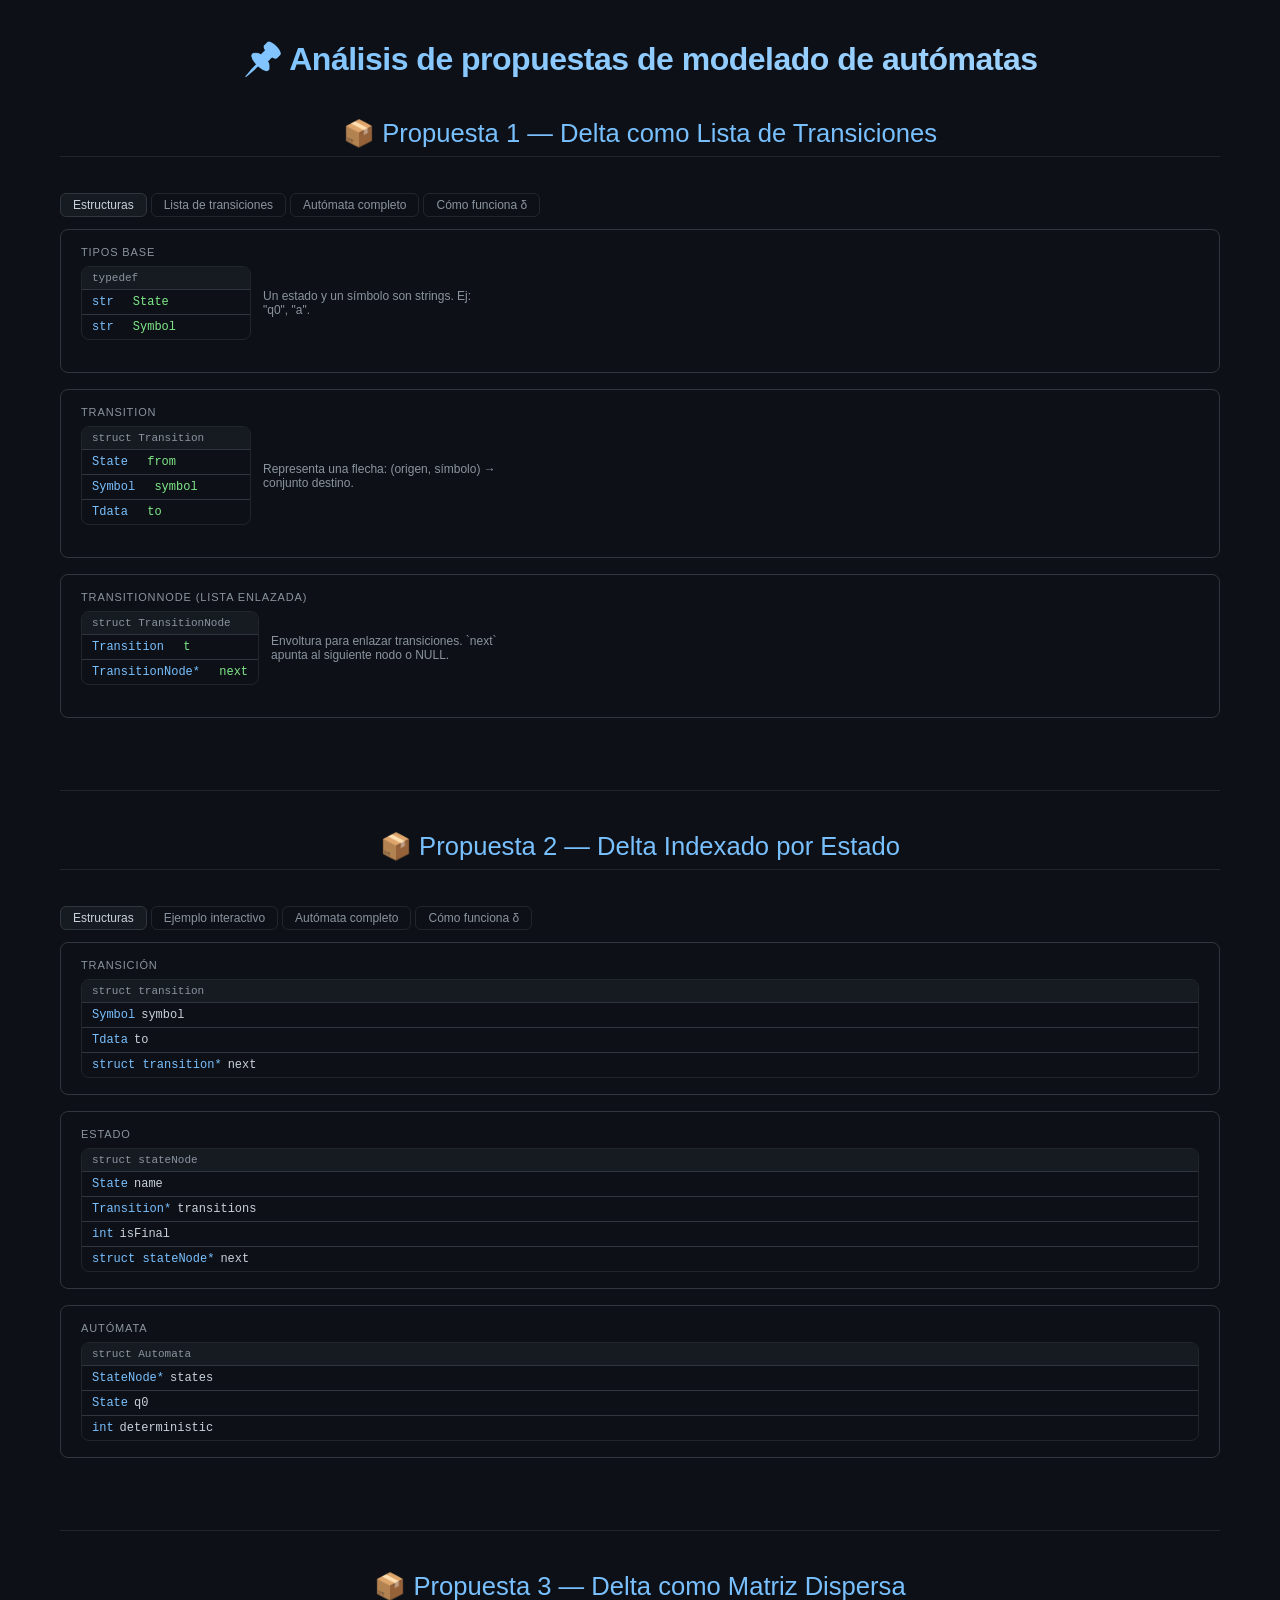
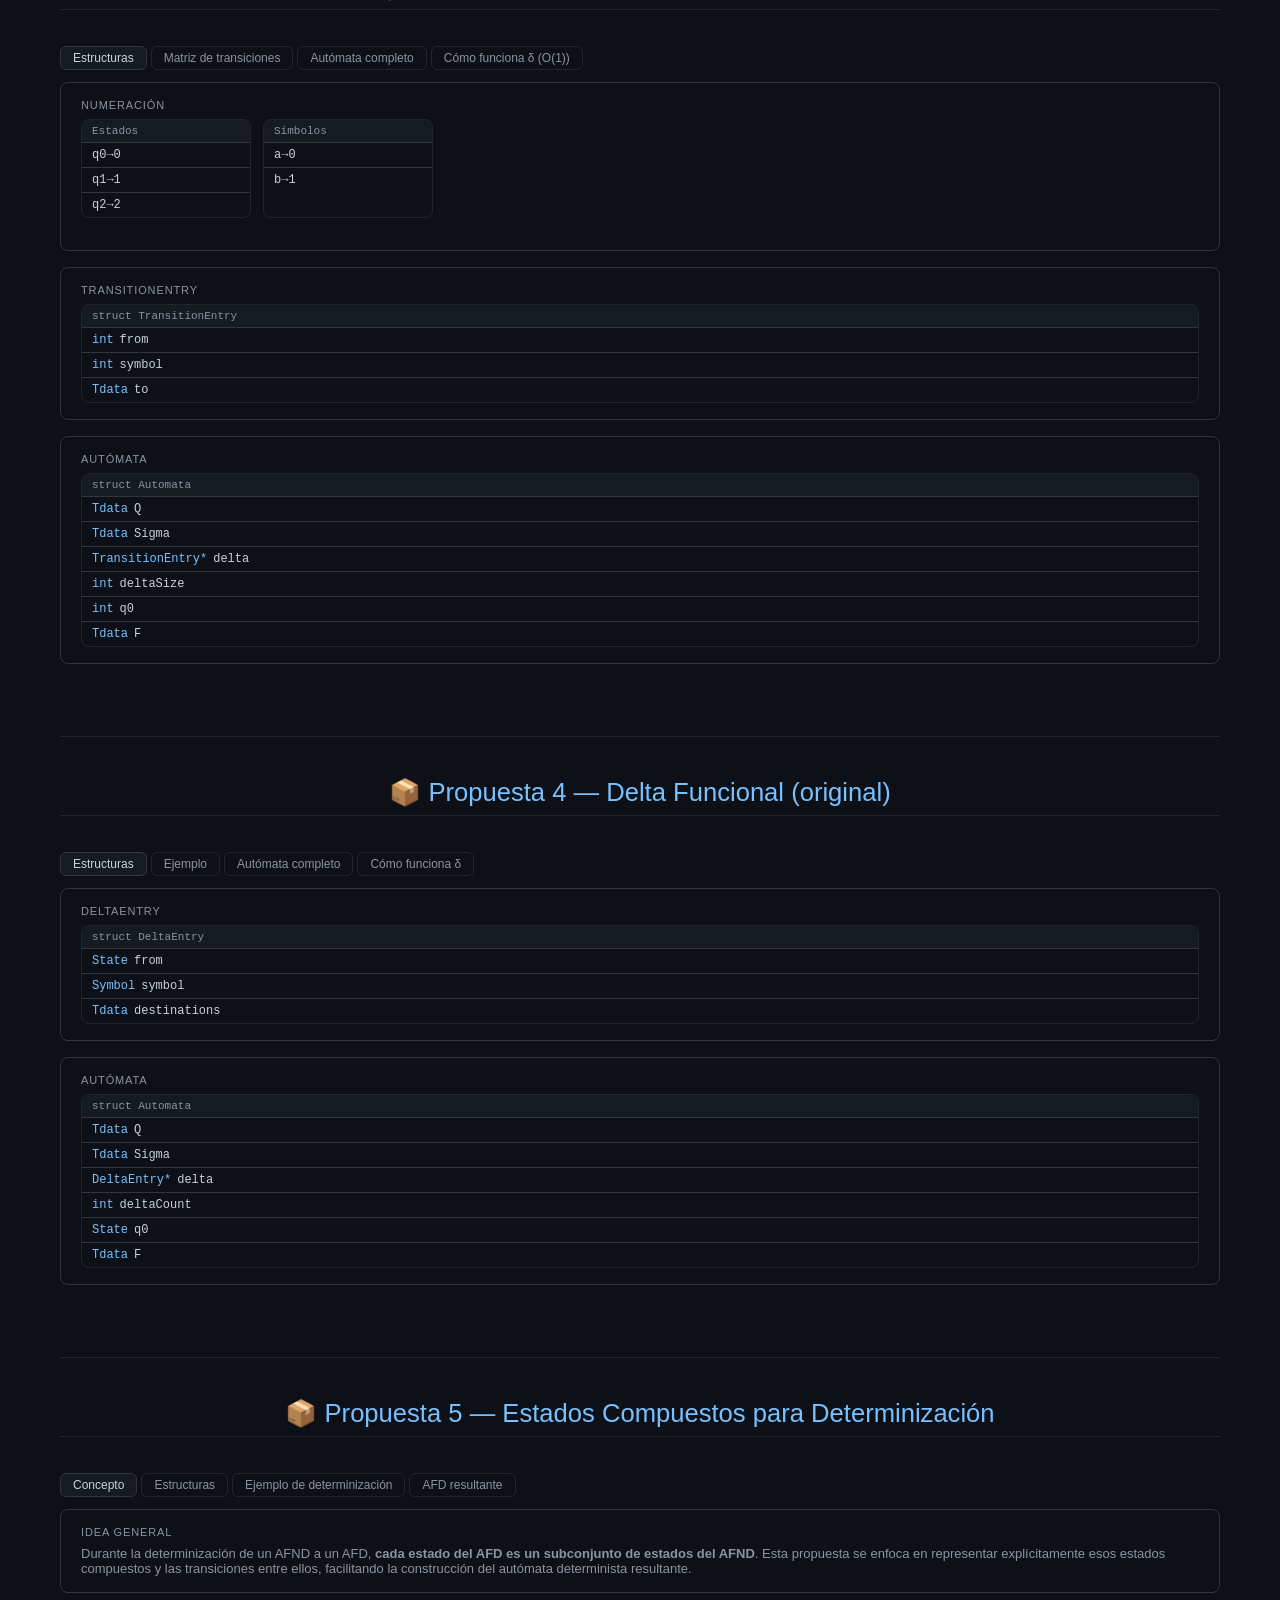
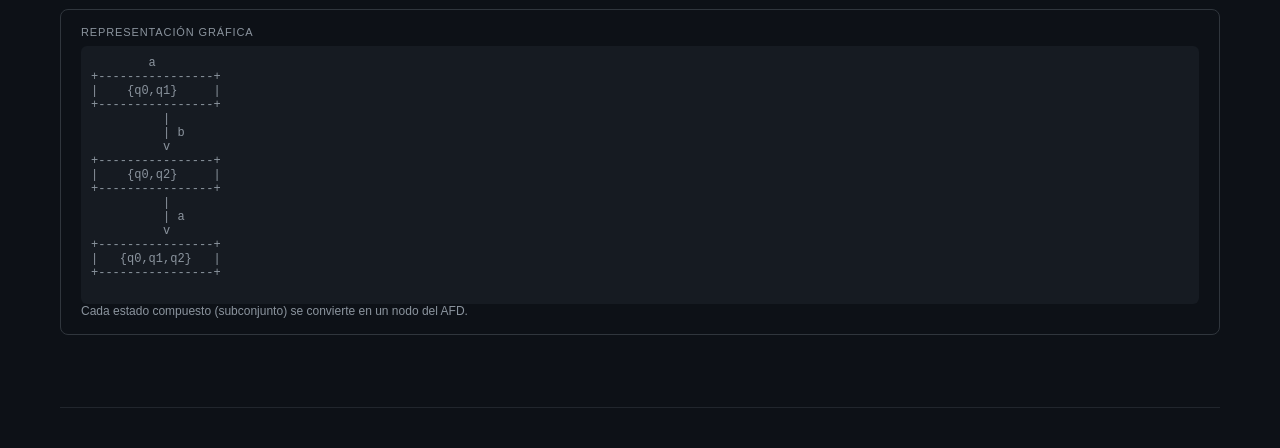
<file: docs/index.html>
<!DOCTYPE html>
<html lang="es">
<head>
    <meta charset="UTF-8">
    <link rel="stylesheet" href="style.css">
    <meta name="viewport" content="width=device-width, initial-scale=1.0">
    <title>Propuestas de modelado de autómatas</title>
</head>
<body>

<h1 class="main-title">📌 Análisis de propuestas de modelado de autómatas</h1>

<!-- ================= PROPUESTA 1 ================= -->
<h2 class="prop-title">📦 Propuesta 1 — Delta como Lista de Transiciones</h2>
<div id="prop1" style="padding: 16px 0;">
    <div class="tabs">
        <button class="tab-btn active" onclick="showTab('p1', 'structs')">Estructuras</button>
        <button class="tab-btn" onclick="showTab('p1', 'lista')">Lista de transiciones</button>
        <button class="tab-btn" onclick="showTab('p1', 'automata')">Autómata completo</button>
        <button class="tab-btn" onclick="showTab('p1', 'delta')">Cómo funciona δ</button>
    </div>

    <div id="p1-structs" class="tab-content active">
        <div class="card">
            <div class="section-label">Tipos base</div>
            <div class="struct-row">
                <div class="struct-box"><div class="struct-header">typedef</div><div class="struct-field"><span class="type-kw">str</span>&nbsp;<span class="field-name">State</span></div><div class="struct-field"><span class="type-kw">str</span>&nbsp;<span class="field-name">Symbol</span></div></div>
                <div style="font-family:var(--font-sans);font-size:12px;color:var(--color-text-secondary);padding:12px 0;align-self:center;max-width:220px;">Un estado y un símbolo son strings. Ej: "q0", "a".</div>
            </div>
        </div>
        <div class="card">
            <div class="section-label">Transition</div>
            <div class="struct-row">
                <div class="struct-box"><div class="struct-header">struct Transition</div><div class="struct-field"><span class="type-kw">State</span>&nbsp;<span class="field-name">from</span></div><div class="struct-field"><span class="type-kw">Symbol</span>&nbsp;<span class="field-name">symbol</span></div><div class="struct-field"><span class="type-kw">Tdata</span>&nbsp;<span class="field-name">to</span></div></div>
                <div style="font-family:var(--font-sans);font-size:12px;color:var(--color-text-secondary);padding:12px 0;align-self:center;max-width:240px;">Representa una flecha: (origen, símbolo) → conjunto destino.</div>
            </div>
        </div>
        <div class="card">
            <div class="section-label">TransitionNode (lista enlazada)</div>
            <div class="struct-row"><div class="struct-box"><div class="struct-header">struct TransitionNode</div><div class="struct-field"><span class="type-kw">Transition</span>&nbsp;<span class="field-name">t</span></div><div class="struct-field"><span class="type-kw">TransitionNode*</span>&nbsp;<span class="field-name">next</span></div></div>
            <div style="font-family:var(--font-sans);font-size:12px;color:var(--color-text-secondary);padding:12px 0;align-self:center;max-width:240px;">Envoltura para enlazar transiciones. `next` apunta al siguiente nodo o NULL.</div></div>
        </div>
    </div>

    <div id="p1-lista" class="tab-content">
        <div class="card">
            <div class="section-label">AFND de ejemplo — lista Delta en memoria</div>
            <div style="font-family:var(--font-sans);font-size:12px;color:var(--color-text-secondary);margin-bottom:14px;">Hacé click en un nodo para ver los detalles.</div>
            <div class="ll-container" id="ll-container-p1"></div>
            <div class="detail-panel" id="detail-panel-p1">Seleccioná un nodo para ver qué transición representa.</div>
        </div>
    </div>

    <div id="p1-automata" class="tab-content">
        <div class="card">
            <div class="section-label">struct Automata — los 5 componentes</div>
            <div class="auto-grid">
                <div class="auto-field"><div class="auto-field-label">Q — estados</div><div class="auto-field-val" style="color:#7ee787">SET { "q0", "q1", "q2" }</div></div>
                <div class="auto-field"><div class="auto-field-label">Σ — alfabeto</div><div class="auto-field-val" style="color:#79c0ff">SET { "a", "b" }</div></div>
                <div class="auto-field" style="grid-column:span 2"><div class="auto-field-label">δ — Delta</div><div class="auto-field-val" style="color:#d2a8ff">TransitionNode* → [q0,a,{q1,q2}] → [q1,b,{q2}] → [q2,a,{q0}] → NULL</div></div>
                <div class="auto-field"><div class="auto-field-label">q0</div><div class="auto-field-val" style="color:#ff7b72">"q0"</div></div>
                <div class="auto-field"><div class="auto-field-label">F</div><div class="auto-field-val" style="color:#f0883e">SET { "q2" }</div></div>
                <div class="auto-field" style="grid-column:span 2"><div class="auto-field-label">deterministic</div><div class="auto-field-val">0 → AFND</div></div>
            </div>
        </div>
    </div>

    <div id="p1-delta" class="tab-content">
        <div class="card">
            <div class="section-label">Búsqueda en la lista — delta(A, q, a)</div>
            <div style="display:flex;gap:10px;flex-wrap:wrap;margin-bottom:14px;">
                <div><div style="font-size:11px;">Estado q</div><select id="sel-q-p1"><option>q0</option><option>q1</option><option>q2</option></select></div>
                <div><div style="font-size:11px;">Símbolo a</div><select id="sel-a-p1"><option>a</option><option>b</option></select></div>
                <button onclick="runDeltaP1()">Ejecutar δ</button>
            </div>
            <div id="delta-trace-p1" style="font-size:12px;">Presioná "Ejecutar δ" para ver el recorrido.</div>
        </div>
        <div class="card">
            <div class="section-label">Pseudocódigo</div>
            <pre style="font-size:12px;">Tdata delta(Automata* A, State q, Symbol a) {
  TransitionNode* curr = A->Delta;
  while (curr != NULL) {
    if (curr->t.from == q && curr->t.symbol == a)
      return curr->t.to;
    curr = curr->next;
  }
  return NULL;
}</pre>
        </div>
    </div>
</div>

<hr class="divider" />

<!-- ================= PROPUESTA 2 ================= -->
<h2 class="prop-title">📦 Propuesta 2 — Delta Indexado por Estado</h2>
<div id="prop2" style="padding: 16px 0;">
    <div class="tabs">
        <button class="tab-btn active" onclick="showTab('p2', 'estructuras')">Estructuras</button>
        <button class="tab-btn" onclick="showTab('p2', 'ejemplo')">Ejemplo interactivo</button>
        <button class="tab-btn" onclick="showTab('p2', 'automata2')">Autómata completo</button>
        <button class="tab-btn" onclick="showTab('p2', 'delta2')">Cómo funciona δ</button>
    </div>

    <div id="p2-estructuras" class="tab-content active">
        <div class="card"><div class="section-label">Transición</div><div class="struct-box"><div class="struct-header">struct transition</div><div class="struct-field"><span class="type-kw">Symbol</span> symbol</div><div class="struct-field"><span class="type-kw">Tdata</span> to</div><div class="struct-field"><span class="type-kw">struct transition*</span> next</div></div></div>
        <div class="card"><div class="section-label">Estado</div><div class="struct-box"><div class="struct-header">struct stateNode</div><div class="struct-field"><span class="type-kw">State</span> name</div><div class="struct-field"><span class="type-kw">Transition*</span> transitions</div><div class="struct-field"><span class="type-kw">int</span> isFinal</div><div class="struct-field"><span class="type-kw">struct stateNode*</span> next</div></div></div>
        <div class="card"><div class="section-label">Autómata</div><div class="struct-box"><div class="struct-header">struct Automata</div><div class="struct-field"><span class="type-kw">StateNode*</span> states</div><div class="struct-field"><span class="type-kw">State</span> q0</div><div class="struct-field"><span class="type-kw">int</span> deterministic</div></div></div>
    </div>

    <div id="p2-ejemplo" class="tab-content">
        <div class="card"><div class="section-label">Estados con transiciones</div><div id="states-container-p2"></div><div class="detail-panel" id="detail-panel-p2">Seleccioná un estado.</div></div>
    </div>

    <div id="p2-automata2" class="tab-content">
        <div class="card"><div class="section-label">Estructura en memoria</div><div class="auto-grid"><div class="auto-field"><div class="auto-field-label">Estados</div><div class="auto-field-val">q0 → q1 → q2 → NULL</div></div><div class="auto-field"><div class="auto-field-label">q0</div><div class="auto-field-val" style="color:#ff7b72">q0</div></div><div class="auto-field" style="grid-column:span 2"><div class="auto-field-label">Transiciones por estado</div><div class="auto-field-val">q0: a→{q1,q2}<br>q1: b→{q2}<br>q2: a→{q0}</div></div><div class="auto-field"><div class="auto-field-label">deterministic</div><div class="auto-field-val">0 (AFND)</div></div></div></div>
    </div>

    <div id="p2-delta2" class="tab-content">
        <div class="card"><div class="section-label">Búsqueda por estado</div>
            <div style="display:flex;gap:10px;flex-wrap:wrap;margin-bottom:14px;">
                <div><div style="font-size:11px;">Estado q</div><select id="sel-q-p2"><option>q0</option><option>q1</option><option>q2</option></select></div>
                <div><div style="font-size:11px;">Símbolo a</div><select id="sel-a-p2"><option>a</option><option>b</option></select></div>
                <button onclick="runDeltaP2()">Ejecutar δ</button>
            </div>
            <div id="delta-trace-p2"></div>
        </div>
        <div class="card"><div class="section-label">Pseudocódigo</div><pre style="font-size:12px;">Tdata delta(Automata* A, State q, Symbol a) {
  StateNode* curr = A->states;
  while (curr && curr->name != q) curr = curr->next;
  if (!curr) return NULL;
  Transition* t = curr->transitions;
  while (t && t->symbol != a) t = t->next;
  return t ? t->to : NULL;
}</pre></div>
    </div>
</div>

<hr class="divider" />

<!-- ================= PROPUESTA 3 ================= -->
<h2 class="prop-title">📦 Propuesta 3 — Delta como Matriz Dispersa</h2>
<div id="prop3" style="padding: 16px 0;">
    <div class="tabs">
        <button class="tab-btn active" onclick="showTab('p3', 'estructuras3')">Estructuras</button>
        <button class="tab-btn" onclick="showTab('p3', 'matriz')">Matriz de transiciones</button>
        <button class="tab-btn" onclick="showTab('p3', 'automata3')">Autómata completo</button>
        <button class="tab-btn" onclick="showTab('p3', 'delta3')">Cómo funciona δ (O(1))</button>
    </div>

    <div id="p3-estructuras3" class="tab-content active">
        <div class="card"><div class="section-label">Numeración</div><div class="struct-row"><div class="struct-box"><div class="struct-header">Estados</div><div class="struct-field">q0→0</div><div class="struct-field">q1→1</div><div class="struct-field">q2→2</div></div><div class="struct-box"><div class="struct-header">Símbolos</div><div class="struct-field">a→0</div><div class="struct-field">b→1</div></div></div></div>
        <div class="card"><div class="section-label">TransitionEntry</div><div class="struct-box"><div class="struct-header">struct TransitionEntry</div><div class="struct-field"><span class="type-kw">int</span> from</div><div class="struct-field"><span class="type-kw">int</span> symbol</div><div class="struct-field"><span class="type-kw">Tdata</span> to</div></div></div>
        <div class="card"><div class="section-label">Autómata</div><div class="struct-box"><div class="struct-header">struct Automata</div><div class="struct-field"><span class="type-kw">Tdata</span> Q</div><div class="struct-field"><span class="type-kw">Tdata</span> Sigma</div><div class="struct-field"><span class="type-kw">TransitionEntry*</span> delta</div><div class="struct-field"><span class="type-kw">int</span> deltaSize</div><div class="struct-field"><span class="type-kw">int</span> q0</div><div class="struct-field"><span class="type-kw">Tdata</span> F</div></div></div>
    </div>

    <div id="p3-matriz" class="tab-content">
        <div class="card"><div class="section-label">Matriz δ</div>
            <table style="width:100%; border-collapse: collapse; background: var(--color-background-secondary);">
                <thead><tr style="background: var(--color-background-primary);"><th>δ</th><th>a (0)</th><th>b (1)</th></tr></thead>
                <tbody>
                    <tr><td><b>q0 (0)</b></td><td style="background:#7ee78710;">{q1,q2}</td><td>{q0}</td></tr>
                    <tr><td><b>q1 (1)</b></td><td>{q2}</td><td>{ }</td></tr>
                    <tr><td><b>q2 (2)</b></td><td>{ }</td><td>{q0}</td></tr>
                </tbody>
            </table>
            <div style="margin-top:12px; font-size:12px;">Nota: celdas vacías = conjunto vacío. En matriz dispersa solo se guardan las no vacías.</div>
        </div>
        <div class="card"><div class="section-label">Arreglo disperso</div><div class="ll-container" id="ll-container-p3"></div><div class="detail-panel" id="detail-panel-p3">Click en una entrada.</div></div>
    </div>

    <div id="p3-automata3" class="tab-content">
        <div class="card"><div class="section-label">Estructura en memoria</div><div class="auto-grid">
            <div class="auto-field"><div class="auto-field-label">Q</div><div class="auto-field-val">{"q0","q1","q2"}</div></div>
            <div class="auto-field"><div class="auto-field-label">Sigma</div><div class="auto-field-val">{"a","b"}</div></div>
            <div class="auto-field" style="grid-column:span2"><div class="auto-field-label">Delta (arreglo)</div><div class="auto-field-val">[{0,0,{q1,q2}}, {0,1,{q0}}, {1,0,{q2}}, {2,1,{q0}}]</div></div>
            <div class="auto-field"><div class="auto-field-label">deltaSize</div><div class="auto-field-val">4</div></div>
            <div class="auto-field"><div class="auto-field-label">q0</div><div class="auto-field-val">0</div></div>
            <div class="auto-field"><div class="auto-field-label">F</div><div class="auto-field-val">{"q2"} → índice 2</div></div>
        </div></div>
    </div>

    <div id="p3-delta3" class="tab-content">
        <div class="card"><div class="section-label">Búsqueda en arreglo disperso</div>
            <div style="display:flex;gap:10px;flex-wrap:wrap;margin-bottom:14px;">
                <div><div style="font-size:11px;">Estado q</div><select id="sel-q-p3"><option value="0">q0 (0)</option><option value="1">q1 (1)</option><option value="2">q2 (2)</option></select></div>
                <div><div style="font-size:11px;">Símbolo a</div><select id="sel-a-p3"><option value="0">a (0)</option><option value="1">b (1)</option></select></div>
                <button onclick="runDeltaP3()">Buscar</button>
            </div>
            <div id="delta-trace-p3"></div>
        </div>
        <div class="card"><div class="section-label">Pseudocódigo</div><pre style="font-size:12px;">Tdata delta(Automata* A, int q_idx, int a_idx) {
  for (int i = 0; i < A->deltaSize; i++) {
    if (A->delta[i].from == q_idx && A->delta[i].symbol == a_idx)
      return A->delta[i].to;
  }
  return NULL;
}</pre><div style="margin-top:12px;">Ventaja: si se usa matriz completa |Q|×|Σ|, acceso O(1).</div></div>
    </div>
</div>

<hr class="divider" />

<!-- ================= PROPUESTA 4 ================= -->
<h2 class="prop-title">📦 Propuesta 4 — Delta Funcional (original)</h2>
<div id="prop4" style="padding: 16px 0;">
    <div class="tabs">
        <button class="tab-btn active" onclick="showTab('p4', 'estructuras4')">Estructuras</button>
        <button class="tab-btn" onclick="showTab('p4', 'ejemplo4')">Ejemplo</button>
        <button class="tab-btn" onclick="showTab('p4', 'automata4')">Autómata completo</button>
        <button class="tab-btn" onclick="showTab('p4', 'delta4')">Cómo funciona δ</button>
    </div>

    <div id="p4-estructuras4" class="tab-content active">
        <div class="card"><div class="section-label">DeltaEntry</div><div class="struct-box"><div class="struct-header">struct DeltaEntry</div><div class="struct-field"><span class="type-kw">State</span> from</div><div class="struct-field"><span class="type-kw">Symbol</span> symbol</div><div class="struct-field"><span class="type-kw">Tdata</span> destinations</div></div></div>
        <div class="card"><div class="section-label">Autómata</div><div class="struct-box"><div class="struct-header">struct Automata</div><div class="struct-field"><span class="type-kw">Tdata</span> Q</div><div class="struct-field"><span class="type-kw">Tdata</span> Sigma</div><div class="struct-field"><span class="type-kw">DeltaEntry*</span> delta</div><div class="struct-field"><span class="type-kw">int</span> deltaCount</div><div class="struct-field"><span class="type-kw">State</span> q0</div><div class="struct-field"><span class="type-kw">Tdata</span> F</div></div></div>
    </div>

    <div id="p4-ejemplo4" class="tab-content">
        <div class="card"><div class="section-label">Ejemplo (AFND terminan en "ab")</div>
            <div class="auto-grid">
                <div class="auto-field"><div class="auto-field-label">Delta (arreglo)</div><div class="auto-field-val">[ (q0,a,{q1,q2}), (q0,b,{q0}), (q1,b,{q2}), (q2,a,{q0}) ]</div></div>
                <div class="auto-field"><div class="auto-field-label">deltaCount</div><div class="auto-field-val">4</div></div>
            </div>
            <div class="ll-container" id="ll-container-p4"></div>
            <div class="detail-panel" id="detail-panel-p4">Hacé clic en una entrada para ver detalles.</div>
        </div>
    </div>

    <div id="p4-automata4" class="tab-content">
        <div class="card"><div class="section-label">Estructura en memoria</div><div class="auto-grid">
            <div class="auto-field"><div class="auto-field-label">Q</div><div class="auto-field-val">{"q0","q1","q2"}</div></div>
            <div class="auto-field"><div class="auto-field-label">Sigma</div><div class="auto-field-val">{"a","b"}</div></div>
            <div class="auto-field" style="grid-column:span2"><div class="auto-field-label">delta (arreglo)</div><div class="auto-field-val">4 entradas (ver arriba)</div></div>
            <div class="auto-field"><div class="auto-field-label">q0</div><div class="auto-field-val">"q0"</div></div>
            <div class="auto-field"><div class="auto-field-label">F</div><div class="auto-field-val">{"q2"}</div></div>
            <div class="auto-field"><div class="auto-field-label">deterministic</div><div class="auto-field-val">0 (AFND)</div></div>
        </div></div>
    </div>

    <div id="p4-delta4" class="tab-content">
        <div class="card"><div class="section-label">Búsqueda lineal en arreglo de DeltaEntry</div>
            <div style="display:flex;gap:10px;flex-wrap:wrap;margin-bottom:14px;">
                <div><div style="font-size:11px;">Estado q</div><select id="sel-q-p4"><option>q0</option><option>q1</option><option>q2</option></select></div>
                <div><div style="font-size:11px;">Símbolo a</div><select id="sel-a-p4"><option>a</option><option>b</option></select></div>
                <button onclick="runDeltaP4()">Ejecutar δ</button>
            </div>
            <div id="delta-trace-p4"></div>
        </div>
        <div class="card"><div class="section-label">Pseudocódigo</div><pre style="font-size:12px;">Tdata delta(Automata* A, State q, Symbol a) {
  for (int i = 0; i < A->deltaCount; i++) {
    if (strcmp(A->delta[i].from, q) == 0 && strcmp(A->delta[i].symbol, a) == 0)
      return A->delta[i].destinations;
  }
  return NULL;
}</pre></div>
    </div>
</div>

<hr class="divider" />

<!-- ================= PROPUESTA 5 ================= -->
<h2 class="prop-title">📦 Propuesta 5 — Estados Compuestos para Determinización</h2>
<div id="prop5" style="padding: 16px 0;">
    <div class="tabs">
        <button class="tab-btn active" onclick="showTab('p5', 'concepto')">Concepto</button>
        <button class="tab-btn" onclick="showTab('p5', 'estructuras5')">Estructuras</button>
        <button class="tab-btn" onclick="showTab('p5', 'ejemplo5')">Ejemplo de determinización</button>
        <button class="tab-btn" onclick="showTab('p5', 'automata5')">AFD resultante</button>
    </div>

    <div id="p5-concepto" class="tab-content active">
        <div class="card">
            <div class="section-label">Idea general</div>
            <div style="font-family:var(--font-sans);font-size:13px;color:var(--color-text-secondary);">
                Durante la determinización de un AFND a un AFD, <strong>cada estado del AFD es un subconjunto de estados del AFND</strong>.
                Esta propuesta se enfoca en representar explícitamente esos estados compuestos y las transiciones entre ellos,
                facilitando la construcción del autómata determinista resultante.
            </div>
        </div>
        <div class="card">
            <div class="section-label">Representación gráfica</div>
            <div style="font-family:var(--font-sans);font-size:12px;color:var(--color-text-secondary);">
                <pre style="background:var(--color-background-secondary); padding:10px; border-radius:6px; overflow-x:auto;">
        a
+----------------+
|    {q0,q1}     |
+----------------+
          |
          | b
          v
+----------------+
|    {q0,q2}     |
+----------------+
          |
          | a
          v
+----------------+
|   {q0,q1,q2}   |
+----------------+
                </pre>
                Cada estado compuesto (subconjunto) se convierte en un nodo del AFD.
            </div>
        </div>
    </div>

    <div id="p5-estructuras5" class="tab-content">
        <div class="card">
            <div class="section-label">Estado compuesto</div>
            <div class="struct-row">
                <div class="struct-box">
                    <div class="struct-header">struct CompositeState</div>
                    <div class="struct-field"><span class="type-kw">Tdata</span>&nbsp;<span class="field-name">subset</span>&nbsp;<span class="comment">// SET de estados</span></div>
                </div>
                <div style="font-family:var(--font-sans);font-size:12px;color:var(--color-text-secondary);padding:12px 0;align-self:center;max-width:240px;">
                    Un estado del AFD es un conjunto (SET) de estados del AFND original.
                </div>
            </div>
        </div>
        <div class="card">
            <div class="section-label">Transición determinizada</div>
            <div class="struct-row">
                <div class="struct-box">
                    <div class="struct-header">struct DFA_Transition</div>
                    <div class="struct-field"><span class="type-kw">CompositeState</span>&nbsp;<span class="field-name">from</span></div>
                    <div class="struct-field"><span class="type-kw">Symbol</span>&nbsp;<span class="field-name">symbol</span></div>
                    <div class="struct-field"><span class="type-kw">CompositeState</span>&nbsp;<span class="field-name">to</span></div>
                </div>
                <div style="font-family:var(--font-sans);font-size:12px;color:var(--color-text-secondary);padding:12px 0;align-self:center;max-width:240px;">
                    Una transición entre dos estados compuestos, etiquetada con un símbolo.
                </div>
            </div>
        </div>
        <div class="card">
            <div class="section-label">AFD resultante</div>
            <div class="struct-row">
                <div class="struct-box">
                    <div class="struct-header">struct DFA</div>
                    <div class="struct-field"><span class="type-kw">Tdata</span>&nbsp;<span class="field-name">states</span>&nbsp;<span class="comment">// SET de CompositeState</span></div>
                    <div class="struct-field"><span class="type-kw">DFA_Transition*</span>&nbsp;<span class="field-name">delta</span></div>
                    <div class="struct-field"><span class="type-kw">int</span>&nbsp;<span class="field-name">deltaCount</span></div>
                    <div class="struct-field"><span class="type-kw">CompositeState</span>&nbsp;<span class="field-name">q0</span></div>
                    <div class="struct-field"><span class="type-kw">Tdata</span>&nbsp;<span class="field-name">F</span>&nbsp;<span class="comment">// SET de CompositeState finales</span></div>
                </div>
                <div style="font-family:var(--font-sans);font-size:12px;color:var(--color-text-secondary);padding:12px 0;align-self:center;max-width:240px;">
                    El AFD construido explícitamente a partir de la construcción por subconjuntos.
                </div>
            </div>
        </div>
    </div>

    <div id="p5-ejemplo5" class="tab-content">
        <div class="card">
            <div class="section-label">Construcción paso a paso (usando el AFND ejemplo)</div>
            <div style="font-family:var(--font-sans);font-size:12px;color:var(--color-text-secondary);">
                <ol style="margin-left:20px;">
                    <li><strong>Estado inicial:</strong> {q0}</li>
                    <li><strong>Desde {q0}:</strong><br>
                        &nbsp;&nbsp;- Con 'a' → {q1,q2}<br>
                        &nbsp;&nbsp;- Con 'b' → {q0}
                    </li>
                    <li><strong>Desde {q1,q2}:</strong><br>
                        &nbsp;&nbsp;- Con 'a' → δ(q1,a) ∪ δ(q2,a) = {q2} ∪ {} = {q2}<br>
                        &nbsp;&nbsp;- Con 'b' → δ(q1,b) ∪ δ(q2,b) = {} ∪ {q0} = {q0}
                    </li>
                    <li><strong>Desde {q2}:</strong><br>
                        &nbsp;&nbsp;- Con 'a' → {} (vacío)<br>
                        &nbsp;&nbsp;- Con 'b' → {q0}
                    </li>
                </ol>
                <p style="margin-top:12px;">Los subconjuntos alcanzables son: {q0}, {q1,q2}, {q2}. El estado {q2} es final porque contiene q2 (estado final original).</p>
            </div>
        </div>
        <div class="card">
            <div class="section-label">Transiciones del AFD resultante</div>
            <div style="overflow-x:auto;">
                <table style="width:100%; border-collapse: collapse; background: var(--color-background-secondary); border-radius: 8px;">
                    <thead>
                        <tr style="background: var(--color-background-primary);">
                            <th style="padding: 8px; border: 1px solid var(--color-border-tertiary);">Estado (subset)</th>
                            <th style="padding: 8px; border: 1px solid var(--color-border-tertiary);">a</th>
                            <th style="padding: 8px; border: 1px solid var(--color-border-tertiary);">b</th>
                        </tr>
                    </thead>
                    <tbody>
                        <tr><td style="padding: 8px; border: 1px solid var(--color-border-tertiary);">{q0}</td><td style="padding: 8px; border: 1px solid var(--color-border-tertiary);">{q1,q2}</td><td style="padding: 8px; border: 1px solid var(--color-border-tertiary);">{q0}</td></tr>
                        <tr><td style="padding: 8px; border: 1px solid var(--color-border-tertiary);">{q1,q2}</td><td style="padding: 8px; border: 1px solid var(--color-border-tertiary);">{q2}</td><td style="padding: 8px; border: 1px solid var(--color-border-tertiary);">{q0}</td></tr>
                        <tr><td style="padding: 8px; border: 1px solid var(--color-border-tertiary);">{q2}</td><td style="padding: 8px; border: 1px solid var(--color-border-tertiary);">{}</td><td style="padding: 8px; border: 1px solid var(--color-border-tertiary);">{q0}</td></tr>
                    </tbody>
                </table>
            </div>
        </div>
    </div>

    <div id="p5-automata5" class="tab-content">
        <div class="card">
            <div class="section-label">Estructura del AFD construido</div>
            <div class="auto-grid">
                <div class="auto-field">
                    <div class="auto-field-label">states (conjunto de subconjuntos)</div>
                    <div class="auto-field-val">{ {q0}, {q1,q2}, {q2} }</div>
                </div>
                <div class="auto-field">
                    <div class="auto-field-label">q0 (estado compuesto inicial)</div>
                    <div class="auto-field-val">{q0}</div>
                </div>
                <div class="auto-field">
                    <div class="auto-field-label">F (subconjuntos finales)</div>
                    <div class="auto-field-val">{ {q2} }</div>
                </div>
                <div class="auto-field" style="grid-column:span 2">
                    <div class="auto-field-label">Transiciones (delta)</div>
                    <div class="auto-field-val" style="font-size:11px;">
                        [{q0}, a, {q1,q2}], [{q0}, b, {q0}],<br>
                        [{q1,q2}, a, {q2}], [{q1,q2}, b, {q0}],<br>
                        [{q2}, a, {}], [{q2}, b, {q0}]
                    </div>
                </div>
            </div>
        </div>
        <div class="card">
            <div class="section-label">Ventajas</div>
            <ul style="margin-left:20px; font-family:var(--font-sans); font-size:12px; color:var(--color-text-secondary);">
                <li>✅ Ideal para implementar determinización (construcción por subconjuntos).</li>
                <li>✅ Muy alineado con la teoría formal de autómatas.</li>
                <li>✅ Facilita la conversión automática de AFND a AFD.</li>
                <li>✅ Reutiliza los TADs SET para representar subconjuntos.</li>
            </ul>
            <div class="section-label" style="margin-top:16px;">Desventajas</div>
            <ul style="margin-left:20px; font-family:var(--font-sans); font-size:12px; color:var(--color-text-secondary);">
                <li>❌ Requiere estructuras adicionales para manejar estados compuestos.</li>
                <li>❌ La comparación de subconjuntos puede ser costosa si no se usan representaciones canónicas (como cadenas ordenadas).</li>
            </ul>
        </div>
    </div>
</div>

<hr class="divider" />

<script>
// ---------- Datos comunes ----------
const transitions_p1 = [
  { from:"q0", sym:"a", to:"{q1,q2}" },
  { from:"q1", sym:"b", to:"{q2}"    },
  { from:"q2", sym:"a", to:"{q0}"    }
];
const states_p2 = [
  { name: "q0", isFinal: false, transitions: [{ sym: "a", to: "{q1,q2}" }] },
  { name: "q1", isFinal: false, transitions: [{ sym: "b", to: "{q2}" }] },
  { name: "q2", isFinal: true,  transitions: [{ sym: "a", to: "{q0}" }] }
];
const entries_p3 = [
  { from: "q0 (0)", sym: "a (0)", to: "{q1,q2}" },
  { from: "q0 (0)", sym: "b (1)", to: "{q0}" },
  { from: "q1 (1)", sym: "a (0)", to: "{q2}" },
  { from: "q2 (2)", sym: "b (1)", to: "{q0}" }
];
const entries_p4 = [
  { from: "q0", sym: "a", to: "{q1,q2}" },
  { from: "q0", sym: "b", to: "{q0}" },
  { from: "q1", sym: "b", to: "{q2}" },
  { from: "q2", sym: "a", to: "{q0}" }
];

// Función genérica para mostrar pestañas (funciona para cualquier prop)
function showTab(prop, tabId) {
    const container = document.getElementById(`prop${prop.slice(-1)}`);
    if (!container) return;
    const allTabs = container.querySelectorAll('.tab-content');
    allTabs.forEach(tab => tab.classList.remove('active'));
    const activeTab = document.getElementById(`${prop}-${tabId}`);
    if (activeTab) activeTab.classList.add('active');
    const btns = container.querySelectorAll('.tab-btn');
    btns.forEach(btn => btn.classList.remove('active'));
    if (event && event.target) event.target.classList.add('active');
}

// ========== Propuesta 1 ==========
function buildLinkedListP1() {
    const c = document.getElementById('ll-container-p1');
    if(!c) return;
    c.innerHTML = '';
    transitions_p1.forEach((t,i)=>{
        const node = document.createElement('div');
        node.className = 'll-node';
        const isLast = i === transitions_p1.length-1;
        node.innerHTML = `<div class="ll-box" id="llnode-p1-${i}" onclick="selectNodeP1(${i})">
            <div class="ll-title">TransitionNode[${i}]</div>
            <div class="ll-field"><span class="ll-key">t.from</span><span class="ll-val from-val">"${t.from}"</span></div>
            <div class="ll-field"><span class="ll-key">t.symbol</span><span class="ll-val sym-val">"${t.sym}"</span></div>
            <div class="ll-field"><span class="ll-key">t.to</span><span class="ll-val to-val">${t.to}</span></div>
            <div class="ll-field"><span class="ll-key">next</span><span class="ll-val next-val">${isLast ? 'NULL' : '→ node['+(i+1)+']'}</span></div>
        </div>`;
        c.appendChild(node);
        if(!isLast) { let a = document.createElement('div'); a.className='ll-arrow'; a.textContent='→'; c.appendChild(a); }
        else { let nb = document.createElement('div'); nb.innerHTML='<div class="ll-arrow">→</div><div class="null-box">NULL</div>'; nb.style.display='flex'; nb.style.alignItems='center'; c.appendChild(nb); }
    });
}
function selectNodeP1(i){
    document.querySelectorAll('.ll-box').forEach(b=>b.classList.remove('active'));
    document.getElementById(`llnode-p1-${i}`).classList.add('active');
    const t=transitions_p1[i];
    document.getElementById('detail-panel-p1').innerHTML = `<strong>TransitionNode[${i}]</strong><br>Desde ${t.from} al leer "${t.sym}" va a ${t.to}.`;
}
function runDeltaP1(){
    const q=document.getElementById('sel-q-p1').value, a=document.getElementById('sel-a-p1').value;
    let html=`δ(${q},${a}) recorriendo lista:<br>`, found=false;
    transitions_p1.forEach((t,i)=>{
        const match=(t.from===q && t.sym===a);
        html+=`node[${i}]: from="${t.from}" ${t.from===q?'✓':'✗'} sym="${t.sym}" ${t.sym===a?'✓':'✗'}${match?' <strong>→ MATCH → retorna '+t.to+'</strong>':''}<br>`;
        if(match) found=true;
    });
    if(!found) html+='No se encontró transición → retorna NULL';
    document.getElementById('delta-trace-p1').innerHTML=html;
}

// ========== Propuesta 2 ==========
function buildStatesP2(){
    const c=document.getElementById('states-container-p2');
    if(!c) return;
    c.innerHTML='';
    states_p2.forEach((s,idx)=>{
        const div=document.createElement('div'); div.className='state-node';
        div.innerHTML=`<div style="display:flex;justify-content:space-between;"><span class="state-name" onclick="selectStateP2(${idx})">📌 ${s.name} ${s.isFinal?'(aceptación)':''}</span><span style="font-size:11px;">▼</span></div>
        <div id="trans-${idx}" class="trans-list" style="display:none;">${s.transitions.map(t=>`<div class="trans-item">${t.sym} → ${t.to}</div>`).join('')}</div>`;
        c.appendChild(div);
        div.querySelector('.state-name').onclick=()=>{
            const tdiv=document.getElementById(`trans-${idx}`);
            tdiv.style.display=tdiv.style.display==='block'?'none':'block';
            document.getElementById('detail-panel-p2').innerHTML=`<strong>Estado ${s.name}</strong> ${s.isFinal?'(final)':''}<br>Transiciones: ${s.transitions.map(t=>`${t.sym}→${t.to}`).join(', ')}`;
        };
    });
}
function selectStateP2(idx){/* ya cubierto, pero por si acaso */}
function runDeltaP2(){
    const q=document.getElementById('sel-q-p2').value, a=document.getElementById('sel-a-p2').value;
    const state=states_p2.find(s=>s.name===q);
    let html=`δ(${q},${a}) buscando en estado ${q}:<br>`;
    if(!state) html+='Estado no existe → NULL';
    else {
        const trans=state.transitions.find(t=>t.sym===a);
        if(trans) html+=`✓ Encontrado: ${a} → ${trans.to}`;
        else html+=`✗ No hay transición → NULL`;
    }
    document.getElementById('delta-trace-p2').innerHTML=html;
}

// ========== Propuesta 3 ==========
function buildEntriesP3(){
    const c=document.getElementById('ll-container-p3');
    if(!c) return;
    c.innerHTML='';
    entries_p3.forEach((e,i)=>{
        const node=document.createElement('div'); node.className='ll-node';
        const isLast=i===entries_p3.length-1;
        node.innerHTML=`<div class="ll-box" id="entry-p3-${i}" onclick="selectEntryP3(${i})">
            <div class="ll-title">TransitionEntry[${i}]</div>
            <div class="ll-field"><span class="ll-key">from</span><span class="ll-val from-val">${e.from}</span></div>
            <div class="ll-field"><span class="ll-key">symbol</span><span class="ll-val sym-val">${e.sym}</span></div>
            <div class="ll-field"><span class="ll-key">to</span><span class="ll-val to-val">${e.to}</span></div>
            <div class="ll-field"><span class="ll-key">(siguiente)</span><span class="ll-val next-val">${isLast?'fin del arreglo':'índice '+(i+1)}</span></div>
        </div>`;
        c.appendChild(node);
        if(!isLast){ let a=document.createElement('div'); a.className='ll-arrow'; a.textContent='→'; c.appendChild(a); }
        else { let nb=document.createElement('div'); nb.innerHTML='<div class="ll-arrow">→</div><div class="null-box">fin</div>'; nb.style.display='flex'; nb.style.alignItems='center'; c.appendChild(nb); }
    });
}
function selectEntryP3(i){
    document.querySelectorAll('#ll-container-p3 .ll-box').forEach(b=>b.classList.remove('active'));
    document.getElementById(`entry-p3-${i}`).classList.add('active');
    const e=entries_p3[i];
    document.getElementById('detail-panel-p3').innerHTML=`<strong>TransitionEntry[${i}]</strong><br>δ(${e.from.split(' ')[0]}, ${e.sym.split(' ')[0]}) = ${e.to}`;
}
function runDeltaP3(){
    const qIdx=parseInt(document.getElementById('sel-q-p3').value), aIdx=parseInt(document.getElementById('sel-a-p3').value);
    const qName=qIdx===0?'q0':qIdx===1?'q1':'q2', aName=aIdx===0?'a':'b';
    let html=`Buscando δ(${qName},${aName}) en arreglo:<br>`, found=false;
    entries_p3.forEach((e,i)=>{
        const fromIdx = e.from.includes('0')?0:e.from.includes('1')?1:2;
        const symIdx = e.sym.includes('0')?0:1;
        const match = (fromIdx===qIdx && symIdx===aIdx);
        html+=`entry[${i}]: from=${e.from} ${fromIdx===qIdx?'✓':'✗'} sym=${e.sym} ${symIdx===aIdx?'✓':'✗'}${match?' → MATCH → retorna '+e.to:''}<br>`;
        if(match) found=true;
    });
    if(!found) html+='No se encontró → retorna NULL';
    document.getElementById('delta-trace-p3').innerHTML=html;
}

// ========== Propuesta 4 ==========
function buildEntriesP4(){
    const c=document.getElementById('ll-container-p4');
    if(!c) return;
    c.innerHTML='';
    entries_p4.forEach((e,i)=>{
        const node=document.createElement('div'); node.className='ll-node';
        const isLast=i===entries_p4.length-1;
        node.innerHTML=`<div class="ll-box" id="entry-p4-${i}" onclick="selectEntryP4(${i})">
            <div class="ll-title">DeltaEntry[${i}]</div>
            <div class="ll-field"><span class="ll-key">from</span><span class="ll-val from-val">${e.from}</span></div>
            <div class="ll-field"><span class="ll-key">symbol</span><span class="ll-val sym-val">${e.sym}</span></div>
            <div class="ll-field"><span class="ll-key">destinations</span><span class="ll-val to-val">${e.to}</span></div>
            <div class="ll-field"><span class="ll-key">(siguiente)</span><span class="ll-val next-val">${isLast?'fin del arreglo':'índice '+(i+1)}</span></div>
        </div>`;
        c.appendChild(node);
        if(!isLast){ let a=document.createElement('div'); a.className='ll-arrow'; a.textContent='→'; c.appendChild(a); }
        else { let nb=document.createElement('div'); nb.innerHTML='<div class="ll-arrow">→</div><div class="null-box">fin</div>'; nb.style.display='flex'; nb.style.alignItems='center'; c.appendChild(nb); }
    });
}
function selectEntryP4(i){
    document.querySelectorAll('#ll-container-p4 .ll-box').forEach(b=>b.classList.remove('active'));
    document.getElementById(`entry-p4-${i}`).classList.add('active');
    const e=entries_p4[i];
    document.getElementById('detail-panel-p4').innerHTML=`<strong>DeltaEntry[${i}]</strong><br>δ(${e.from}, ${e.sym}) = ${e.to}`;
}
function runDeltaP4(){
    const q=document.getElementById('sel-q-p4').value, a=document.getElementById('sel-a-p4').value;
    let html=`Buscando δ(${q},${a}) en arreglo de DeltaEntry:<br>`, found=false;
    entries_p4.forEach((e,i)=>{
        const match=(e.from===q && e.sym===a);
        html+=`entry[${i}]: from=${e.from} ${e.from===q?'✓':'✗'} sym=${e.sym} ${e.sym===a?'✓':'✗'}${match?' → MATCH → retorna '+e.to:''}<br>`;
        if(match) found=true;
    });
    if(!found) html+='No se encontró → retorna NULL';
    document.getElementById('delta-trace-p4').innerHTML=html;
}

// Inicializar
buildLinkedListP1();
buildStatesP2();
buildEntriesP3();
buildEntriesP4();
</script>

</body>
</html>
</file>
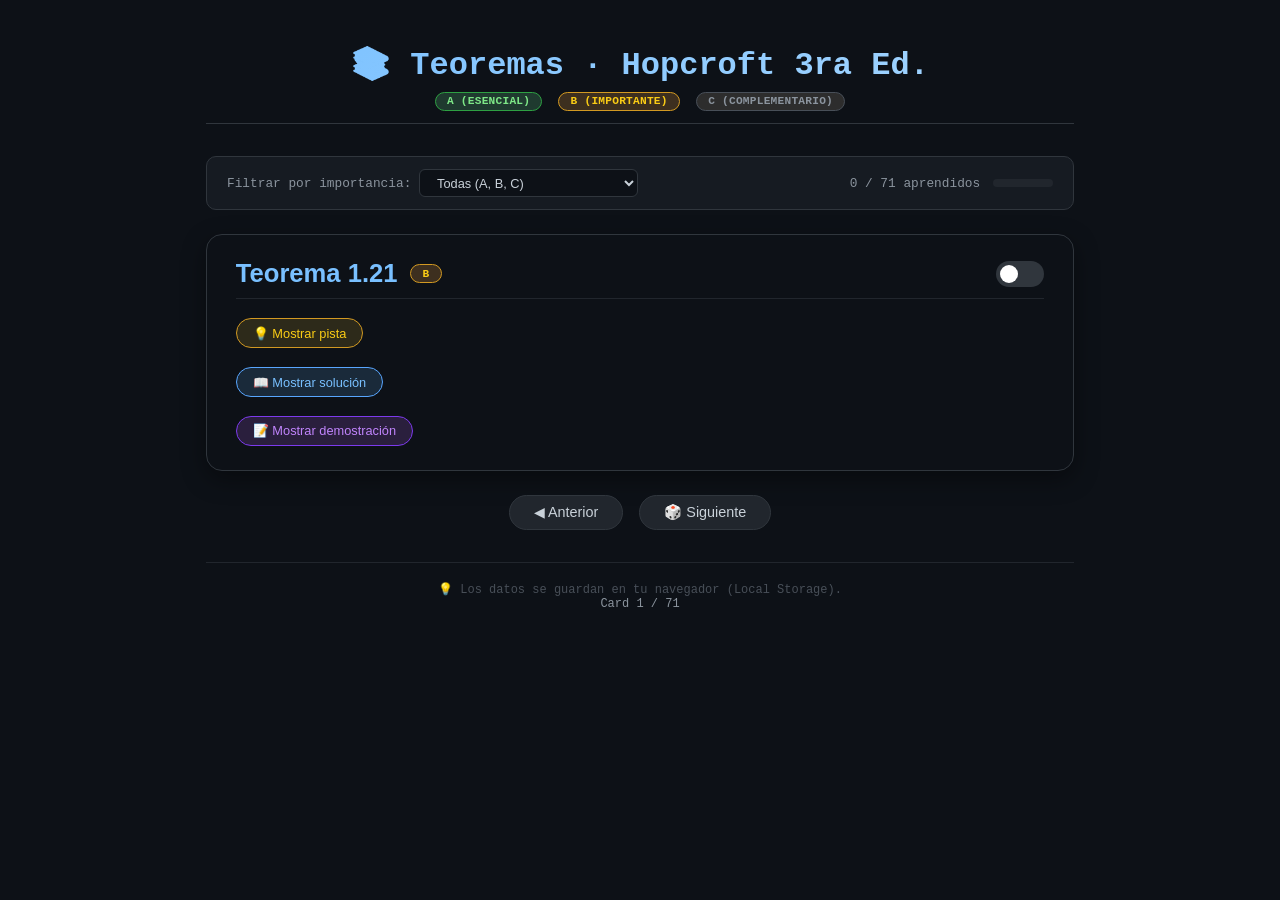
<file: docs/estudiar/teoremas.html>
<!DOCTYPE html>
<html lang="es">
<head>
    <meta charset="UTF-8">
    <meta name="viewport" content="width=device-width, initial-scale=1.0">
    <title>Estudio: Teoremas · Autómatas y Lenguajes</title>
    <!-- CSS raíz (tema oscuro base) -->
    <link rel="stylesheet" href="../style.css">
    <!-- CSS específico para las cards de estudio -->
    <link rel="stylesheet" href="css/study-style.css">
</head>
<body>

    <div class="study-container">
        <!-- Cabecera -->
        <header class="study-header">
            <h1>📚 Teoremas · Hopcroft 3ra Ed.</h1>
            <p class="study-sub">
                <span class="badge A">A (Esencial)</span>
                <span class="badge B">B (Importante)</span>
                <span class="badge C">C (Complementario)</span>
            </p>
        </header>

        <!-- Panel de filtros y progreso -->
        <div class="control-panel">
            <div class="filter-group">
                <label for="filtroClasificacion">Filtrar por importancia:</label>
                <select id="filtroClasificacion">
                    <option value="all">Todas (A, B, C)</option>
                    <option value="A">⭐ Solo A (Esenciales)</option>
                    <option value="B">⭐ Solo B (Importantes)</option>
                    <option value="C">⭐ Solo C (Complementarios)</option>
                </select>
            </div>
            <div class="progress-group">
                <span id="progresoTexto">0 / 0 aprendidos</span>
                <div class="progress-bar-bg">
                    <div id="progresoBarra" class="progress-bar-fill" style="width: 0%;"></div>
                </div>
            </div>
        </div>

        <!-- La Card principal -->
        <div id="cardContainer" class="card-study">
            <!-- El contenido se pinta con JavaScript -->
        </div>

        <!-- Barra de navegación -->
        <div class="action-bar">
            <button id="btnAnterior" class="btn-study" title="Teorema anterior">◀ Anterior</button>
            <button id="btnSiguiente" class="btn-study" title="Teorema aleatorio">🎲 Siguiente</button>
            <!-- El toggle "sabido" se mostrará dentro de la card -->
        </div>

        <!-- Pie de página -->
        <footer class="study-footer">
            💡 Los datos se guardan en tu navegador (Local Storage).<br>
            <span id="contadorCards">Card 1 / 1</span>
        </footer>
    </div>

    <!-- Cargar datos (todos los teoremas) -->
    <script src="js/data-teoremas.js"></script>
    <!-- Cargar motor de estudio -->
    <script src="js/engine.js"></script>
</body>
</html>
</file>
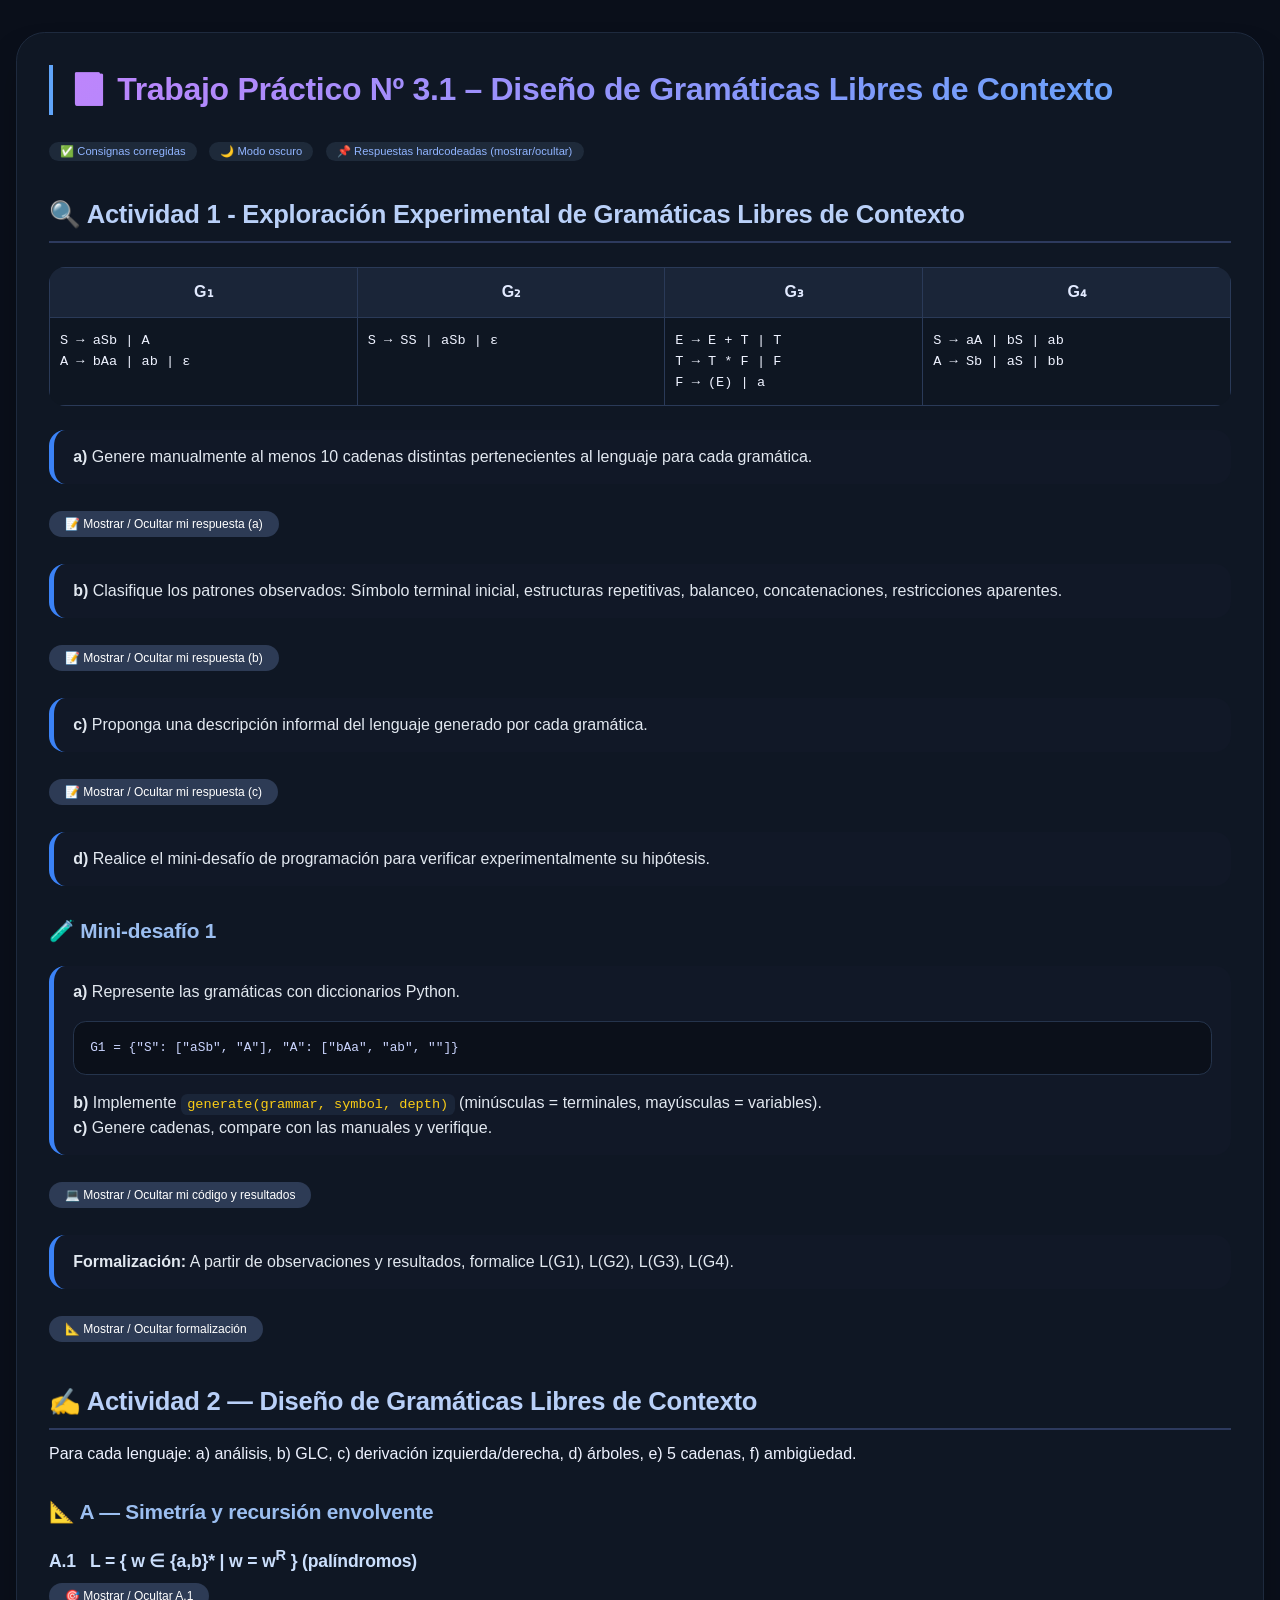
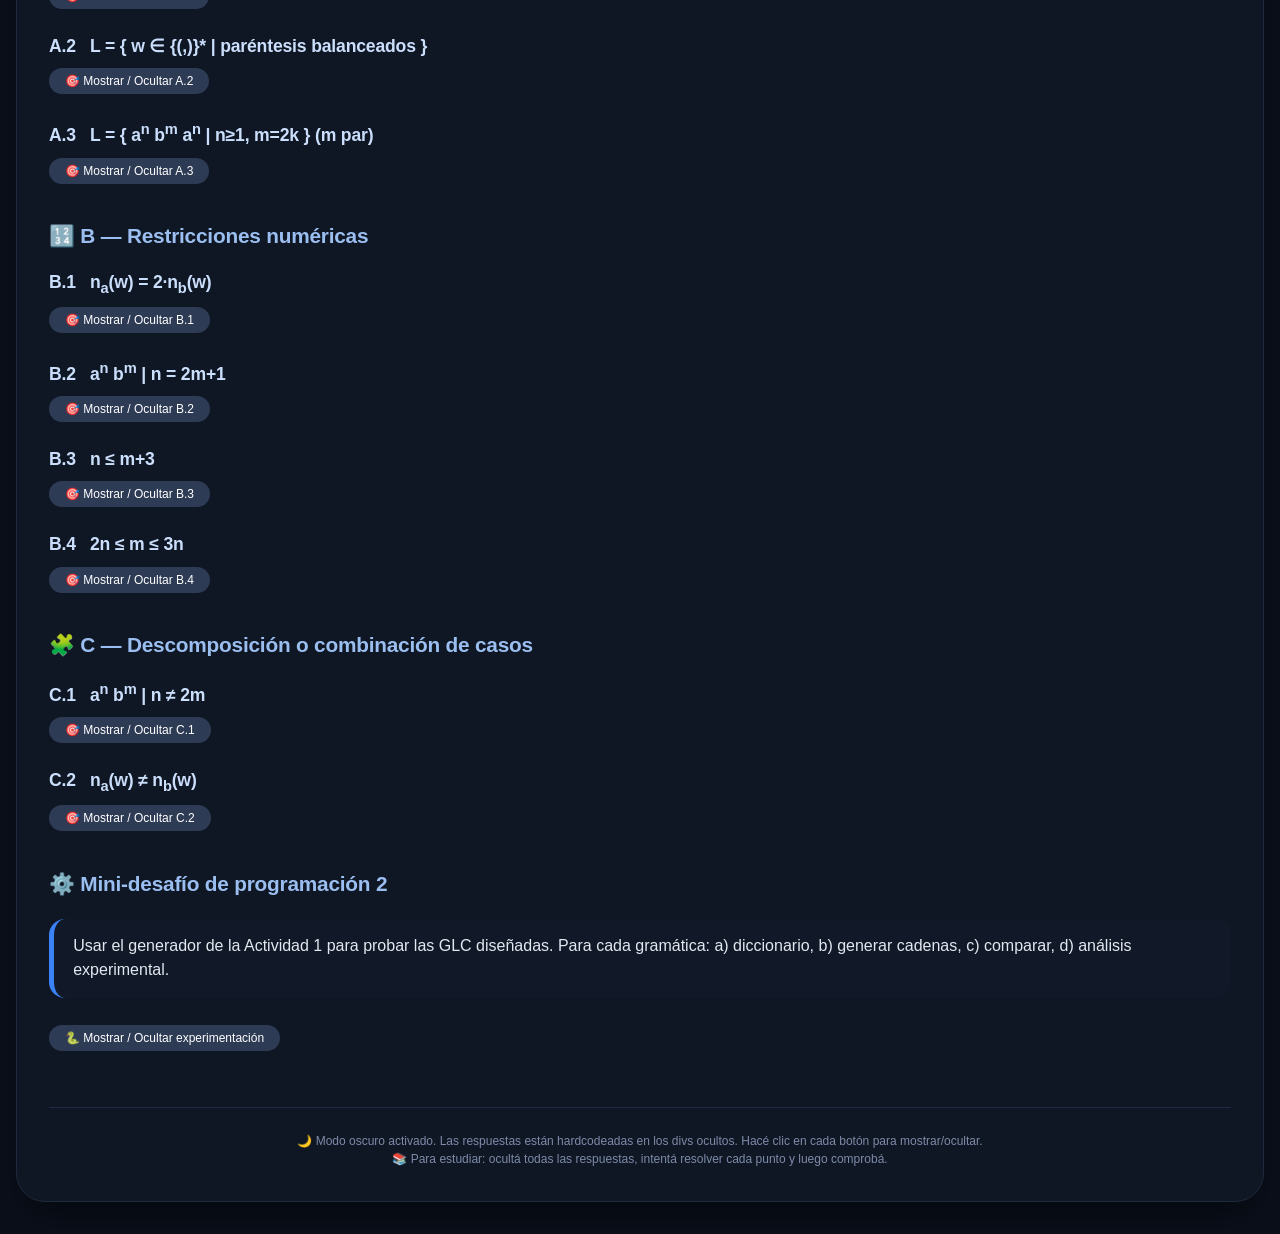
<file: docs/TP/tp3_1.html>
<!DOCTYPE html>
<html lang="es">
<head>
    <meta charset="UTF-8">
    <meta name="viewport" content="width=device-width, initial-scale=1.0">
    <title>TP 3.1 - Gramáticas Libres de Contexto | Modo Oscuro</title>
    <link rel="stylesheet" href="style.css">
</head>
<body>
<div class="container">
    <h1>📘 Trabajo Práctico Nº 3.1 – Diseño de Gramáticas Libres de Contexto</h1>
    <p><span class="badge">✅ Consignas corregidas</span> <span class="badge">🌙 Modo oscuro</span> <span class="badge">📌 Respuestas hardcodeadas (mostrar/ocultar)</span></p>

    <!-- ================= ACTIVIDAD 1 ================= -->
    <h2>🔍 Actividad 1 - Exploración Experimental de Gramáticas Libres de Contexto</h2>

    <table class="grammar-table">
        <thead><tr><th>G₁</th><th>G₂</th><th>G₃</th><th>G₄</th></tr></thead>
        <tbody>
            <tr>
                <td>S → aSb | A<br>A → bAa | ab | ε</td>
                <td>S → SS | aSb | ε</td>
                <td>E → E + T | T<br>T → T * F | F<br>F → (E) | a</td>
                <td>S → aA | bS | ab<br>A → Sb | aS | bb</td>
            </tr>
        </tbody>
    </table>

    <div class="consigna">
        <p><strong>a)</strong> Genere manualmente al menos 10 cadenas distintas pertenecientes al lenguaje para cada gramática.</p>
    </div>
    <button class="btn-respuesta" data-target="resp1a">📝 Mostrar / Ocultar mi respuesta (a)</button>

    <div id="resp1a" class="respuesta-div">
    <p><strong>🔹 G₁ – derivaciones</strong></p>
    <p><strong>1)</strong> S ⇒ <b>aSb</b> ⇒ a<b>A</b>b ⇒ ab</p>
    <p><strong>2)</strong> S ⇒ <b>aSb</b> ⇒ a<b>A</b>b ⇒ a<b>ab</b>b</p>
    <p><strong>3)</strong> S ⇒ <b>aSb</b> ⇒ a<b>A</b>b ⇒ a<b>bAa</b>b ⇒ abab</p>
    <p><strong>4)</strong> S ⇒ <b>aSb</b> ⇒ a<b>A</b>b ⇒ a<b>bAa</b>b ⇒ ab<b>bAa</b>ab ⇒ abbaab</p>
    <p><strong>5)</strong> S ⇒ <b>aSb</b> ⇒ a<b>aSb</b>b ⇒ aa<b>aSb</b>bb ⇒ aaa<b>A</b>bbb ⇒ aaabbb</p>
    <p><strong>6)</strong> S ⇒ <b>aSb</b> ⇒ a<b>aSb</b>b ⇒ aa<b>A</b>bb ⇒ aa<b>bAa</b>bb ⇒ aab<b>bAa</b>abb ⇒ aabbaabb</p>
    <p><strong>7)</strong> S ⇒ <b>aSb</b> ⇒ a<b>A</b>b ⇒ a<b>ab</b>b</p>
    <p><strong>8)</strong> S ⇒ <b>A</b> ⇒ <b>ε</b></p>
    <p><strong>9)</strong> S ⇒ <b>A</b> ⇒ <b>bAa</b> ⇒ ba</p>
    <p><strong>10)</strong> S ⇒ <b>A</b> ⇒ <b>ab</b></p>
    
    <p><strong>🔹 G₂ - derivaciones</strong></p>
    <p><strong>1)</strong> S ⇒ <b>ε</b></p>
    <p><strong>2)</strong> S ⇒ <b>SS</b> ⇒ <b>εε</b></p>
    <p><strong>3)</strong> S ⇒ <b>aSb</b> ⇒ ab</p>
    <p><strong>4)</strong> S ⇒ <b>SS</b> ⇒ <b>εaSb</b> ⇒ ab</p>
    <p><strong>5)</strong> S ⇒ <b>SS</b> ⇒ <b>aSbε</b> ⇒ a<b>aSb</b>b ⇒ aa<b>aSb</b>bb ⇒ aaabbb</p>
    <p><strong>6)</strong> S ⇒ <b>SS</b> ⇒ <b>aSbaSb</b> ⇒ a<b>aSb</b>ba<b>aSb</b>b ⇒ aa<b>aSb</b>bbaa<b>aSb</b>bb ⇒ aaabbbaaabbb</p>
    <p><strong>7)</strong> S ⇒ <b>SS</b> ⇒ <b>aSbaSb</b> ⇒ a<b>aSb</b>ba<b>aSb</b>b ⇒ aa<b>SS</b>bbaa<b>SS</b>bb ⇒ aa<b>aSb</b><b>aSb</b>bbaa<b>aSb</b><b>aSb</b>bb ⇒ aaababbbaaababbb</p>
    <p><strong>8)</strong> S ⇒ <b>aSb</b> ⇒ a<b>SS</b>b ⇒ a<b>ε</b><b>ε</b>b ⇒ ab</p>
    <p><strong>9)</strong> S ⇒ <b>SS</b> ⇒ <b>aSb</b><b>aSb</b> ⇒ a<b>ε</b>ba<b>ε</b>b ⇒ abab</p>
    <p><strong>10)</strong> S ⇒ <b>aSb</b> ⇒ a<b>aSb</b>b ⇒ aa<b>SS</b>bb ⇒ aabb</p>

    <p><strong>🔹 G₃ – derivaciones</strong></p>
    <p><strong>1)</strong> E ⇒ <b>T</b> ⇒ <b>F</b> ⇒ a</p>
    <p><strong>2)</strong> E ⇒ <b>E+T</b> ⇒ T+T ⇒ <b>F</b>+T ⇒ a+T ⇒ a+<b>F</b> ⇒ a+a</p>
    <p><strong>3)</strong> E ⇒ <b>T</b> ⇒ <b>T*F</b> ⇒ F*F ⇒ a*<b>F</b> ⇒ a*a</p>
    <p><strong>4)</strong> E ⇒ <b>E+T</b> ⇒ E+<b>T</b> ⇒ E+<b>F</b> ⇒ E+a ⇒ <b>T</b>+a ⇒ <b>F</b>+a ⇒ a+a</p>
    <p><strong>5)</strong> E ⇒ <b>T</b> ⇒ <b>F</b> ⇒ <b>(E)</b> ⇒ (T) ⇒ (F) ⇒ (a)</p>
    <p><strong>6)</strong> E ⇒ <b>E+T</b> ⇒ <b>T</b>+T ⇒ <b>F</b>+T ⇒ a+<b>T</b> ⇒ a+<b>T*F</b> ⇒ a+F*F ⇒ a+a*<b>F</b> ⇒ a+a*a</p>
    <p><strong>7)</strong> E ⇒ <b>T</b> ⇒ <b>T*F</b> ⇒ <b>T</b>*F ⇒ <b>F</b>*F ⇒ a*<b>F</b> ⇒ a*<b>(E)</b> ⇒ a*(T) ⇒ a*(F) ⇒ a*(a)</p>
    <p><strong>8)</strong> E ⇒ <b>E+T</b> ⇒ <b>E+T</b>+T ⇒ T+T+T ⇒ F+F+F ⇒ a+a+a</p>
    <p><strong>9)</strong> E ⇒ <b>T</b> ⇒ <b>F</b> ⇒ <b>(E)</b> ⇒ (E+T) ⇒ (T+T) ⇒ (F+T) ⇒ (a+T) ⇒ (a+F) ⇒ (a+a)</p>
    <p><strong>10)</strong> E ⇒ <b>E+T</b> ⇒ E+<b>T</b> ⇒ E+<b>F</b> ⇒ E+<b>(E)</b> ⇒ E+(E+T) ⇒ T+(T+T) ⇒ F+(F+F) ⇒ a+(a+a)</p>
    
    <p><strong>🔹 G₄ – derivaciones</strong></p>
    <p><strong>1)</strong> S ⇒ <b>ab</b> ⇒ ab</p>
    <p><strong>2)</strong> S ⇒ <b>bS</b> ⇒ b<b>ab</b> ⇒ bab</p>
    <p><strong>3)</strong> S ⇒ <b>aA</b> ⇒ a<b>bb</b> ⇒ abb</p>
    <p><strong>4)</strong> S ⇒ <b>bS</b> ⇒ b<b>aA</b> ⇒ ba<b>Sb</b> ⇒ ba<b>ab</b>b ⇒ baabb</p>
    <p><strong>5)</strong> S ⇒ <b>aA</b> ⇒ a<b>Sb</b> ⇒ a<b>aA</b>b ⇒ aa<b>bb</b>b ⇒ aabbb</p>
    <p><strong>6)</strong> S ⇒ <b>bS</b> ⇒ b<b>bS</b> ⇒ bb<b>ab</b> ⇒ bbab</p>
    <p><strong>7)</strong> S ⇒ <b>aA</b> ⇒ a<b>aS</b> ⇒ aa<b>ab</b> ⇒ aaab</p>
    <p><strong>8)</strong> S ⇒ <b>bS</b> ⇒ b<b>aA</b> ⇒ ba<b>bb</b> ⇒ babb</p>
    <p><strong>9)</strong> S ⇒ <b>aA</b> ⇒ a<b>Sb</b> ⇒ a<b>aA</b>b ⇒ aa<b>aS</b>b ⇒ aaa<b>ab</b>b ⇒ aaaabb</p>
    <p><strong>10)</strong> S ⇒ <b>bS</b> ⇒ b<b>bS</b> ⇒ bb<b>aA</b> ⇒ bba<b>bb</b> ⇒ bbabb</p>

    </div>

    <div class="consigna">
        <p><strong>b)</strong> Clasifique los patrones observados: Símbolo terminal inicial, estructuras repetitivas, balanceo, concatenaciones, restricciones aparentes.</p>
    </div>
    <button class="btn-respuesta" data-target="resp1b">📝 Mostrar / Ocultar mi respuesta (b)</button>
    <div id="resp1b" class="respuesta-div">
        <p><strong>G₁:</strong> Balanceo envolvente (aSb / bAa), recursión anidada. ε permitido.</p>
        <p><strong>G₂:</strong> Concatenación libre (SS) + balanceo aSb. Puede generar cualquier secuencia con igual número de a y b? ...</p>
        <p><strong>G₃:</strong> Estructura de expresiones aritméticas, prioridad implícita.</p>
        <p><strong>G₄:</strong> Alternancia entre a y b, no hay un balanceo evidente.</p>
    </div>

    <div class="consigna">
        <p><strong>c)</strong> Proponga una descripción informal del lenguaje generado por cada gramática.</p>
    </div>
    <button class="btn-respuesta" data-target="resp1c">📝 Mostrar / Ocultar mi respuesta (c)</button>
    <div id="resp1c" class="respuesta-div">
        <p><strong>G₁:</strong> Cadenas con igual número de a y b? ... (completá)</p>
        <p><strong>G₂:</strong> Lenguaje de Dyck con dos tipos? ...</p>
        <p><strong>G₃:</strong> Expresiones aritméticas con +, *, paréntesis y el átomo 'a'.</p>
        <p><strong>G₄:</strong> ...</p>
    </div>

    <div class="consigna">
        <p><strong>d)</strong> Realice el mini-desafío de programación para verificar experimentalmente su hipótesis.</p>
    </div>
    <h3>🧪 Mini-desafío 1</h3>
    <div class="consigna">
        <p><strong>a)</strong> Represente las gramáticas con diccionarios Python.</p>
        <pre>G1 = {"S": ["aSb", "A"], "A": ["bAa", "ab", ""]}</pre>
        <p><strong>b)</strong> Implemente <code>generate(grammar, symbol, depth)</code> (minúsculas = terminales, mayúsculas = variables).</p>
        <p><strong>c)</strong> Genere cadenas, compare con las manuales y verifique.</p>
    </div>
    <button class="btn-respuesta" data-target="resp_minidesafio1">💻 Mostrar / Ocultar mi código y resultados</button>
    <div id="resp_minidesafio1" class="respuesta-div">
        <pre>def generate(gram, sym, depth):
    if depth == 0: return []
    # ... tu implementación ...
resultados = generate(G1, "S", 4)
print(resultados)</pre>
        <p>🔎 <strong>Resultados experimentales:</strong> coinciden con las cadenas manuales / se observan ...</p>
    </div>

    <div class="consigna">
        <p><strong>Formalización:</strong> A partir de observaciones y resultados, formalice L(G1), L(G2), L(G3), L(G4).</p>
    </div>
    <button class="btn-respuesta" data-target="resp_formalizacion">📐 Mostrar / Ocultar formalización</button>
    <div id="resp_formalizacion" class="respuesta-div">
        <p>L(G₁) = { w ∈ {a,b}* | ... }</p>
        <p>L(G₂) = ...</p>
        <p>L(G₃) = lenguaje de expresiones aritméticas con a, +, *, ( )</p>
        <p>L(G₄) = ...</p>
    </div>

    <!-- ================= ACTIVIDAD 2 ================= -->
    <h2>✍️ Actividad 2 — Diseño de Gramáticas Libres de Contexto</h2>
    <p>Para cada lenguaje: a) análisis, b) GLC, c) derivación izquierda/derecha, d) árboles, e) 5 cadenas, f) ambigüedad.</p>

    <h3>📐 A — Simetría y recursión envolvente</h3>

    <h4>A.1 &nbsp; L = { w ∈ {a,b}* | w = w<sup>R</sup> } (palíndromos)</h4>
    <button class="btn-respuesta" data-target="respA1">🎯 Mostrar / Ocultar A.1</button>
    <div id="respA1" class="respuesta-div">
        <p><strong>GLC:</strong> S → aSa | bSb | a | b | ε</p>
        <p><strong>Derivación izq. para "aba":</strong> S ⇒ aSa ⇒ a b a</p>
        <p><strong>Derivación der.:</strong> S ⇒ aSa ⇒ a b a</p>
        <p><strong>Árbol:</strong> (dibujo textual o imagen)</p>
        <p><strong>5 cadenas:</strong> ε, a, b, aa, bb, aba, bab, abba ...</p>
        <p><strong>Ambigüedad:</strong> No, es única (cada palíndromo tiene una única derivación).</p>
    </div>

    <h4>A.2 &nbsp; L = { w ∈ {(,)}* | paréntesis balanceados }</h4>
    <button class="btn-respuesta" data-target="respA2">🎯 Mostrar / Ocultar A.2</button>
    <div id="respA2" class="respuesta-div">
        <p><strong>GLC:</strong> S → SS | (S) | ε</p>
        <p><strong>Derivaciones:</strong> S ⇒ (S) ⇒ (SS) ⇒ (()()) ...</p>
        <p><strong>Árboles:</strong> ...</p>
        <p><strong>Ambigüedad:</strong> Sí, por ejemplo "()()" tiene dos árboles (SS asociado a izquierda/derecha).</p>
    </div>

    <h4>A.3 &nbsp; L = { a<sup>n</sup> b<sup>m</sup> a<sup>n</sup> | n≥1, m=2k } (m par)</h4>
    <button class="btn-respuesta" data-target="respA3">🎯 Mostrar / Ocultar A.3</button>
    <div id="respA3" class="respuesta-div">
        <p><strong>GLC:</strong> S → aSa | T &nbsp;&nbsp; T → bbT | bb &nbsp; (o T → bbT | ε para incluir m=0? pero n≥1 obliga al menos un par de a's)</p>
        <p><strong>Explicación:</strong> ...</p>
    </div>

    <h3>🔢 B — Restricciones numéricas</h3>

    <h4>B.1 &nbsp; n<sub>a</sub>(w) = 2·n<sub>b</sub>(w)</h4>
    <button class="btn-respuesta" data-target="respB1">🎯 Mostrar / Ocultar B.1</button>
    <div id="respB1" class="respuesta-div">
        <p>S → aS aS b | b aS aS | ε ??? (estrategia)</p>
        <p>O bien: S → aS aS bS | ε con control ...</p>
    </div>

    <h4>B.2 &nbsp; a<sup>n</sup> b<sup>m</sup> | n = 2m+1</h4>
    <button class="btn-respuesta" data-target="respB2">🎯 Mostrar / Ocultar B.2</button>
    <div id="respB2" class="respuesta-div">
        <p>S → aaSb | aab  (base m=0 → aab?)  Mejor: S → aaSb | a</p>
        <p>Para m=0 → n=1 → "a". Correcto: S → aaSb | a</p>
    </div>

    <h4>B.3 &nbsp; n ≤ m+3</h4>
    <button class="btn-respuesta" data-target="respB3">🎯 Mostrar / Ocultar B.3</button>
    <div id="respB3" class="respuesta-div">
        <p>Descomposición: S → aS | aT | ε?  Mejor: generar cualquier número de b's primero? La condición es sobre n y m. Se puede hacer por casos: m ≥ n-3.</p>
    </div>

    <h4>B.4 &nbsp; 2n ≤ m ≤ 3n</h4>
    <button class="btn-respuesta" data-target="respB4">🎯 Mostrar / Ocultar B.4</button>
    <div id="respB4" class="respuesta-div">
        <p>S → a S b b | a S b b b | ε  (genera cada a acompañado de 2 o 3 b's).</p>
    </div>

    <h3>🧩 C — Descomposición o combinación de casos</h3>

    <h4>C.1 &nbsp; a<sup>n</sup> b<sup>m</sup> | n ≠ 2m</h4>
    <button class="btn-respuesta" data-target="respC1">🎯 Mostrar / Ocultar C.1</button>
    <div id="respC1" class="respuesta-div">
        <p>Unión de dos lenguajes: n < 2m  ∪  n > 2m.</p>
        <p>S → S1 | S2 ; S1 genera a<sup>n</sup>b<sup>m</sup> con n<2m ; S2 con n>2m.</p>
    </div>

    <h4>C.2 &nbsp; n<sub>a</sub>(w) ≠ n<sub>b</sub>(w)</h4>
    <button class="btn-respuesta" data-target="respC2">🎯 Mostrar / Ocultar C.2</button>
    <div id="respC2" class="respuesta-div">
        <p>S → A | B ; A genera cadenas con más a's que b's ; B más b's que a's.</p>
        <p>A → aA | aAb | ε? (tener cuidado).</p>
    </div>

    <h3>⚙️ Mini-desafío de programación 2</h3>
    <div class="consigna">
        <p>Usar el generador de la Actividad 1 para probar las GLC diseñadas. Para cada gramática: a) diccionario, b) generar cadenas, c) comparar, d) análisis experimental.</p>
    </div>
    <button class="btn-respuesta" data-target="resp_prog2">🐍 Mostrar / Ocultar experimentación</button>
    <div id="resp_prog2" class="respuesta-div">
        <pre># Ejemplo con A.1
G_pal = {"S": ["aSa", "bSb", "a", "b", ""]}
cadenas = generate(G_pal, "S", 4)
print(cadenas)  # ['', 'a', 'b', 'aa', 'bb', 'aba', 'bab', ...]</pre>
        <p>✅ Verificación: todas las cadenas generadas son palíndromos. No aparecen cadenas inválidas.</p>
    </div>

    <footer>
        🌙 Modo oscuro activado. Las respuestas están hardcodeadas en los divs ocultos. Hacé clic en cada botón para mostrar/ocultar.<br>
        📚 Para estudiar: ocultá todas las respuestas, intentá resolver cada punto y luego comprobá.
    </footer>
</div>

<script>
    // Funcionalidad toggle para mostrar/ocultar divs de respuesta
    const botones = document.querySelectorAll('.btn-respuesta');
    botones.forEach(btn => {
        btn.addEventListener('click', function(e) {
            const targetId = this.getAttribute('data-target');
            const targetDiv = document.getElementById(targetId);
            if (targetDiv) {
                if (targetDiv.style.display === 'none' || targetDiv.style.display === '') {
                    targetDiv.style.display = 'block';
                } else {
                    targetDiv.style.display = 'none';
                }
            }
        });
    });
    // Inicializar todos los divs de respuesta como ocultos
    document.querySelectorAll('.respuesta-div').forEach(div => {
        div.style.display = 'none';
    });
</script>
</body>
</html>
</file>
<file: docs/style.css>
:root {
    /* Tema oscuro azulado */
    --color-background-primary: #0d1117;
    --color-background-secondary: #161b22;
    --color-border-primary: #30363d;
    --color-border-secondary: #21262d;
    --color-border-tertiary: #30363d;
    --color-text-primary: #c9d1d9;
    --color-text-secondary: #8b949e;
    --font-mono: ui-monospace, SFMono-Regular, SF Mono, Menlo, Consolas, Liberation Mono, monospace;
    --font-sans: -apple-system, BlinkMacSystemFont, "Segoe UI", Helvetica, Arial, sans-serif;
}
* { box-sizing: border-box; margin: 0; padding: 0; }
body {
    font-family: var(--font-mono, monospace);
    background: var(--color-background-primary);
    color: var(--color-text-primary);
    padding: 20px;
    max-width: 1200px;
    margin: 0 auto;
}
.main-title {
    text-align: center;
    font-size: 2rem;
    font-weight: 600;
    font-family: var(--font-sans);
    margin: 20px 0 10px;
    letter-spacing: -0.5px;
    background: linear-gradient(135deg, #79c0ff, #a5d6ff);
    -webkit-background-clip: text;
    background-clip: text;
    color: transparent;
}
.prop-title {
    text-align: center;
    font-size: 1.6rem;
    font-weight: 500;
    font-family: var(--font-sans);
    margin: 40px 0 20px;
    color: #79c0ff;
    border-bottom: 1px solid var(--color-border-secondary);
    padding-bottom: 8px;
}
hr.divider {
    margin: 40px 0 20px;
    border: 0;
    height: 1px;
    background: var(--color-border-secondary);
}
.section-label {
    font-family: var(--font-sans);
    font-size: 11px;
    font-weight: 500;
    text-transform: uppercase;
    letter-spacing: .08em;
    color: var(--color-text-secondary);
    margin-bottom: 8px;
}
.card {
    background: var(--color-background-primary);
    border: 0.5px solid var(--color-border-tertiary);
    border-radius: 8px;
    padding: 16px 20px;
    margin-bottom: 16px;
}
.struct-row {
    display: flex;
    gap: 12px;
    flex-wrap: wrap;
    margin-bottom: 16px;
}
.struct-box {
    border: 1px solid var(--color-border-secondary);
    border-radius: 8px;
    overflow: hidden;
    min-width: 170px;
}
.struct-header {
    font-size: 11px;
    font-weight: 500;
    padding: 5px 10px;
    background: var(--color-background-secondary);
    color: var(--color-text-secondary);
    border-bottom: 0.5px solid var(--color-border-tertiary);
}
.struct-field {
    font-size: 12px;
    padding: 5px 10px;
    border-bottom: 0.5px solid var(--color-border-tertiary);
    display: flex;
    gap: 6px;
    align-items: center;
    color: var(--color-text-primary);
}
.struct-field:last-child { border-bottom: none; }
.type-kw { color: #79c0ff; }
.field-name { color: #7ee787; }
.comment { color: var(--color-text-secondary); font-size: 11px; }
.ll-container {
    display: flex;
    align-items: flex-start;
    gap: 0;
    overflow-x: auto;
    padding-bottom: 8px;
}
.ll-node {
    display: flex;
    align-items: stretch;
    min-width: 0;
}
.ll-box {
    border: 1.5px solid var(--color-border-secondary);
    border-radius: 8px;
    overflow: hidden;
    min-width: 150px;
    transition: box-shadow .2s;
    cursor: pointer;
}
.ll-box:hover { box-shadow: 0 0 0 2px #79c0ff80; }
.ll-box.active { border-color: #79c0ff; box-shadow: 0 0 0 2px #79c0ff40; }
.ll-title {
    font-size: 11px;
    font-weight: 500;
    padding: 5px 10px;
    background: var(--color-background-secondary);
    color: var(--color-text-secondary);
    border-bottom: 0.5px solid var(--color-border-tertiary);
    font-family: var(--font-sans);
}
.ll-field {
    font-size: 12px;
    padding: 4px 10px;
    border-bottom: 0.5px solid var(--color-border-tertiary);
    color: var(--color-text-primary);
}
.ll-field:last-child { border-bottom: none; }
.ll-key { color: var(--color-text-secondary); font-size: 11px; display: block; }
.ll-val { font-weight: 500; }
.from-val { color: #ff7b72; }
.sym-val  { color: #79c0ff; }
.to-val   { color: #7ee787; }
.next-val { color: #d2a8ff; }
.ll-arrow {
    display: flex;
    align-items: center;
    padding: 0 4px;
    margin-top: 38px;
    color: #79c0ff;
    font-size: 18px;
    flex-shrink: 0;
}
.null-box {
    border: 1.5px dashed var(--color-border-secondary);
    border-radius: 8px;
    padding: 8px 14px;
    font-size: 12px;
    color: var(--color-text-secondary);
    align-self: flex-start;
    margin-top: 38px;
}
.auto-grid {
    display: grid;
    grid-template-columns: 1fr 1fr;
    gap: 8px;
    font-size: 12px;
}
.auto-field {
    background: var(--color-background-secondary);
    border-radius: 6px;
    padding: 8px 12px;
    border: 0.5px solid var(--color-border-tertiary);
}
.auto-field-label {
    font-size: 10px;
    text-transform: uppercase;
    letter-spacing: .07em;
    color: var(--color-text-secondary);
    margin-bottom: 2px;
    font-family: var(--font-sans);
}
.auto-field-val { font-weight: 500; }
.detail-panel {
    background: var(--color-background-secondary);
    border-radius: 8px;
    padding: 12px 16px;
    font-size: 13px;
    margin-top: 12px;
    min-height: 52px;
    transition: all .2s;
    font-family: var(--font-sans);
    color: var(--color-text-secondary);
}
.detail-panel strong { color: var(--color-text-primary); }
.tabs {
    display: flex;
    gap: 4px;
    margin-bottom: 12px;
    flex-wrap: wrap;
}
.tab-btn {
    font-size: 12px;
    font-family: var(--font-sans);
    padding: 4px 12px;
    border-radius: 6px;
    border: 0.5px solid var(--color-border-secondary);
    background: transparent;
    color: var(--color-text-secondary);
    cursor: pointer;
    transition: all .15s;
}
.tab-btn.active {
    background: var(--color-background-secondary);
    color: var(--color-text-primary);
    border-color: var(--color-border-primary);
}
.tab-content { display: none; }
.tab-content.active { display: block; }
/* Estilos específicos para Propuesta 2 */
.state-node {
    background: var(--color-background-secondary);
    border: 1px solid var(--color-border-tertiary);
    border-radius: 8px;
    margin-bottom: 12px;
    padding: 10px;
}
.state-name {
    font-weight: bold;
    color: #ff7b72;
    cursor: pointer;
    display: inline-block;
    padding: 2px 8px;
    border-radius: 4px;
    transition: background 0.2s;
}
.state-name:hover { background: #ff7b7220; }
.trans-list {
    margin-left: 20px;
    margin-top: 8px;
    font-size: 12px;
    font-family: var(--font-mono);
}
.trans-item {
    margin: 4px 0;
    color: var(--color-text-secondary);
}
.trans-sym { color: #79c0ff; }
.trans-to { color: #7ee787; }
</file>
<file: docs/estudiar/css/study-style.css>
/* ==============================================================
   ESTILOS ESPECÍFICOS PARA LAS CARDS DE ESTUDIO
   (Complementa el style.css raíz)
   ============================================================== */

.study-container {
    max-width: 900px;
    margin: 0 auto;
    padding: 1.5rem 1rem;
}

.study-header {
    text-align: center;
    margin-bottom: 2rem;
    border-bottom: 1px solid #30363d;
    padding-bottom: 0.75rem;
}
.study-header h1 {
    font-size: 2rem;
    font-weight: 600;
    background: linear-gradient(135deg, #79c0ff, #a5d6ff);
    -webkit-background-clip: text;
    background-clip: text;
    color: transparent;
    margin: 0;
}
.study-sub {
    display: flex;
    justify-content: center;
    gap: 1rem;
    flex-wrap: wrap;
    margin-top: 0.5rem;
    font-size: 0.85rem;
}

/* Badges de clasificación */
.badge {
    display: inline-block;
    padding: 0.15rem 0.7rem;
    border-radius: 30px;
    font-size: 0.7rem;
    font-weight: 600;
    letter-spacing: 0.02em;
    text-transform: uppercase;
    background: #21262d;
    color: #8b949e;
    border: 1px solid #30363d;
}
.badge.A { background: #1f3a2f; color: #7ee787; border-color: #2ea043; }
.badge.B { background: #3d2f1f; color: #facc15; border-color: #d29922; }
.badge.C { background: #2d2d2d; color: #8b949e; border-color: #484f58; }
.badge-sabido {
    background: #1f3a2f;
    color: #7ee787;
    padding: 0.1rem 0.6rem;
    border-radius: 30px;
    font-size: 0.7rem;
    font-weight: 500;
    border: 1px solid #2ea043;
}

/* Panel de control */
.control-panel {
    display: flex;
    flex-wrap: wrap;
    justify-content: space-between;
    align-items: center;
    gap: 1rem;
    background: #161b22;
    border: 1px solid #30363d;
    border-radius: 10px;
    padding: 0.75rem 1.25rem;
    margin-bottom: 1.5rem;
}
.filter-group {
    display: flex;
    align-items: center;
    gap: 0.5rem;
    flex-wrap: wrap;
}
.filter-group label {
    font-size: 0.8rem;
    color: #8b949e;
}
.filter-group select {
    background: #0d1117;
    color: #c9d1d9;
    border: 1px solid #30363d;
    border-radius: 6px;
    padding: 0.3rem 0.8rem;
    font-size: 0.8rem;
    cursor: pointer;
}
.progress-group {
    display: flex;
    align-items: center;
    gap: 0.8rem;
    min-width: 150px;
}
.progress-group span {
    font-size: 0.8rem;
    color: #8b949e;
    white-space: nowrap;
}
.progress-bar-bg {
    flex: 1;
    height: 8px;
    background: #21262d;
    border-radius: 10px;
    overflow: hidden;
    min-width: 60px;
}
.progress-bar-fill {
    height: 100%;
    width: 0%;
    background: linear-gradient(90deg, #2ea043, #7ee787);
    border-radius: 10px;
    transition: width 0.3s ease;
}

/* Card principal */
.card-study {
    background: #0d1117;
    border: 1px solid #30363d;
    border-radius: 16px;
    padding: 1.5rem 1.8rem;
    margin-bottom: 1.5rem;
    box-shadow: 0 8px 24px rgba(0,0,0,0.4);
    transition: border-color 0.2s;
}
.card-study.card-sabido {
    border-color: #2ea043;
    background: #0f1a14;
}

.card-body {
    display: flex;
    flex-direction: column;
    gap: 1.2rem;
}

/* ID, badges y switch */
.card-id {
    display: flex;
    align-items: center;
    gap: 0.8rem;
    flex-wrap: wrap;
    border-bottom: 1px solid #21262d;
    padding-bottom: 0.6rem;
}
.id-text {
    font-size: 1.6rem;
    font-weight: 600;
    color: #79c0ff;
    font-family: var(--font-sans, sans-serif);
}

/* Switch deslizante (toggle) */
.switch {
    position: relative;
    display: inline-block;
    width: 48px;
    height: 26px;
    margin-left: auto; /* empuja a la derecha */
    flex-shrink: 0;
}
.switch input {
    opacity: 0;
    width: 0;
    height: 0;
}
.slider {
    position: absolute;
    cursor: pointer;
    top: 0;
    left: 0;
    right: 0;
    bottom: 0;
    background-color: #30363d;
    transition: .3s;
    border-radius: 26px;
}
.slider:before {
    position: absolute;
    content: "";
    height: 18px;
    width: 18px;
    left: 4px;
    bottom: 4px;
    background-color: white;
    transition: .3s;
    border-radius: 50%;
}
input:checked + .slider {
    background-color: #2ea043;
}
input:checked + .slider:before {
    transform: translateX(22px);
}
.slider.round {
    border-radius: 26px;
}
.slider.round:before {
    border-radius: 50%;
}

/* Áreas de botones internos */
.card-hint-area,
.card-solution-area,
.card-proof-area {
    display: flex;
    flex-direction: column;
    gap: 0.4rem;
}
.card-pista,
.card-solucion,
.card-demostracion {
    background: #161b22;
    border-radius: 8px;
    padding: 0.8rem 1rem;
    font-size: 0.95rem;
    line-height: 1.6;
    color: #e6edf3;
    overflow-x: auto;
}
.card-pista {
    border-left: 3px solid #facc15;
}
.card-solucion {
    border: 1px solid #30363d;
}
.card-demostracion {
    border: 1px solid #4c2d7a;
    background: #140d1f;
}
.demo-contenido pre {
    background: #0b0612;
    border: 1px solid #2d1a4a;
    border-radius: 6px;
    padding: 0.6rem 1rem;
    font-family: 'JetBrains Mono', 'Fira Code', monospace;
    font-size: 0.85rem;
    color: #d4c4f0;
    overflow-x: auto;
    margin: 0.6rem 0;
}
.demo-contenido code {
    background: #2d1a4a;
    padding: 0.1rem 0.4rem;
    border-radius: 4px;
    color: #c084fc;
    font-size: 0.9rem;
}
.demo-contenido p {
    margin: 0.6rem 0;
}
.demo-contenido strong {
    color: #a78bfa;
}
.demo-contenido em {
    color: #facc15;
    font-style: italic;
}

/* Botones generales */
.btn-study {
    background: #21262d;
    border: 1px solid #30363d;
    color: #c9d1d9;
    padding: 0.4rem 1rem;
    border-radius: 30px;
    font-size: 0.8rem;
    font-weight: 500;
    cursor: pointer;
    transition: all 0.15s;
    display: inline-flex;
    align-items: center;
    gap: 0.3rem;
    width: fit-content;
}
.btn-study:hover:not(:disabled) {
    background: #30363d;
    border-color: #484f58;
    transform: scale(0.98);
}
.btn-study:disabled {
    opacity: 0.4;
    cursor: not-allowed;
}
.btn-study.btn-hint {
    background: #2d2a1a;
    border-color: #d29922;
    color: #facc15;
}
.btn-study.btn-hint:hover:not(:disabled) {
    background: #3d351f;
}
.btn-study.btn-solution {
    background: #1a2a3a;
    border-color: #58a6ff;
    color: #79c0ff;
}
.btn-study.btn-solution:hover:not(:disabled) {
    background: #1f3a55;
}
.btn-study.btn-proof {
    background: #2a1f3d;
    border-color: #7c3aed;
    color: #c084fc;
}
.btn-study.btn-proof:hover:not(:disabled) {
    background: #3a2a55;
}

/* Barra de navegación inferior */
.action-bar {
    display: flex;
    flex-wrap: wrap;
    justify-content: center;
    gap: 1rem;
    margin: 1rem 0 0.5rem;
}
.action-bar .btn-study {
    background: #21262d;
    border-color: #30363d;
    color: #c9d1d9;
    padding: 0.5rem 1.5rem;
    font-size: 0.9rem;
}
.action-bar .btn-study:hover:not(:disabled) {
    background: #30363d;
}

/* Footer */
.study-footer {
    text-align: center;
    margin-top: 2rem;
    font-size: 0.75rem;
    color: #484f58;
    border-top: 1px solid #21262d;
    padding-top: 1.2rem;
}
#contadorCards {
    font-weight: 500;
    color: #8b949e;
}

/* Mensajes de error / vacío */
.card-error,
.card-empty {
    background: #0d1117;
    border: 1px solid #da3633;
    border-radius: 12px;
    padding: 2rem;
    text-align: center;
    color: #f85149;
}
.card-empty {
    border-color: #d29922;
    color: #facc15;
}

/* Responsive */
@media (max-width: 600px) {
    .control-panel {
        flex-direction: column;
        align-items: stretch;
    }
    .progress-group {
        width: 100%;
    }
    .card-study {
        padding: 1rem;
    }
    .id-text {
        font-size: 1.2rem;
    }
    .action-bar {
        flex-direction: column;
        align-items: center;
    }
    .btn-study {
        width: 100%;
        justify-content: center;
    }
    .switch {
        margin-left: 0;
    }
}
</file>
<file: docs/TP/style.css>
/* ===== ESTILOS MODO OSCURO PARA TP 3.1 ===== */
* {
    margin: 0;
    padding: 0;
    box-sizing: border-box;
}

body {
    background-color: #0a0f1a;
    font-family: 'Segoe UI', 'Roboto', 'Helvetica Neue', sans-serif;
    color: #eef2ff;
    line-height: 1.55;
    padding: 2rem 1rem;
}

.container {
    max-width: 1300px;
    margin: 0 auto;
    background: #0f1724;
    border-radius: 1.8rem;
    padding: 2rem;
    box-shadow: 0 20px 35px -12px rgba(0,0,0,0.5);
    border: 1px solid #1e2a3e;
}

h1, h2, h3, h4 {
    font-weight: 600;
    letter-spacing: -0.01em;
}

h1 {
    font-size: 2rem;
    background: linear-gradient(135deg, #c084fc, #60a5fa);
    background-clip: text;
    -webkit-background-clip: text;
    color: transparent;
    border-left: 4px solid #60a5fa;
    padding-left: 1rem;
    margin-bottom: 1.5rem;
}

h2 {
    font-size: 1.6rem;
    margin-top: 2rem;
    margin-bottom: 0.75rem;
    border-bottom: 2px solid #2d3a5e;
    padding-bottom: 0.4rem;
    color: #b9d0f8;
}

h3 {
    font-size: 1.3rem;
    margin-top: 1.8rem;
    color: #9bbef0;
}

h4 {
    font-size: 1.1rem;
    margin-top: 1rem;
    color: #cbdffc;
}

/* Tablas */
table {
    width: 100%;
    border-collapse: collapse;
    margin: 1.5rem 0;
    background: #0e1622;
    border-radius: 1rem;
    overflow: hidden;
}

th, td {
    border: 1px solid #2a3a58;
    padding: 12px 10px;
    vertical-align: top;
}

th {
    background: #1a2538;
    font-weight: 600;
    color: #e2eaff;
}

td {
    font-family: 'JetBrains Mono', 'Fira Code', monospace;
    font-size: 0.85rem;
}

/* Bloques de código y pre */
pre {
    background: #0b101a;
    border: 1px solid #25344c;
    border-radius: 0.8rem;
    padding: 1rem;
    overflow-x: auto;
    font-family: 'Fira Code', monospace;
    font-size: 0.8rem;
    color: #cbd5ff;
    margin: 1rem 0;
}

code {
    font-family: 'Fira Code', monospace;
    background: #1a2538;
    padding: 0.2rem 0.4rem;
    border-radius: 0.4rem;
    color: #facc15;
    font-size: 0.85rem;
}

/* Consignas (recuadro) */
.consigna {
    background: #111827;
    border-left: 5px solid #3b82f6;
    padding: 0.9rem 1.2rem;
    margin: 1.2rem 0;
    border-radius: 1rem;
    color: #e2e8f0;
}

/* Botones mostrar */
.btn-respuesta {
    background: #2d3b55;
    border: none;
    color: white;
    font-weight: 500;
    padding: 6px 16px;
    border-radius: 40px;
    font-size: 0.75rem;
    cursor: pointer;
    transition: all 0.2s ease;
    margin: 0.5rem 0;
}

.btn-respuesta:hover {
    background: #3b4e72;
    transform: scale(0.98);
}

/* Div de respuestas oculto (fondo oscuro, letras blancas) */
.respuesta-div {
    display: none;
    background: #0a0f18;
    border: 1px solid #334155;
    border-radius: 0.8rem;
    padding: 1.2rem;
    margin-top: 0.8rem;
    margin-bottom: 1.5rem;
    color: #f1f5f9;
    font-family: inherit;
    line-height: 1.5;
    box-shadow: inset 0 0 0 1px rgba(255,255,255,0.02), 0 4px 12px rgba(0,0,0,0.3);
}

.respuesta-div p, .respuesta-div li, .respuesta-div pre {
    color: #f1f5f9;
}

.respuesta-div pre {
    background: #03060c;
    border-color: #2a3a58;
}

/* Tablas dentro de respuestas */
.respuesta-div table {
    background: #0c111c;
    border-color: #2a3a58;
}
.respuesta-div th {
    background: #1a243b;
}

footer {
    margin-top: 3rem;
    text-align: center;
    font-size: 0.75rem;
    color: #7e8aa8;
    border-top: 1px solid #1e2a44;
    padding-top: 1.5rem;
}

.badge {
    background: #1e2a3a;
    color: #90b4ff;
    padding: 0.2rem 0.7rem;
    border-radius: 30px;
    font-size: 0.7rem;
    margin-right: 0.5rem;
}
</file>
